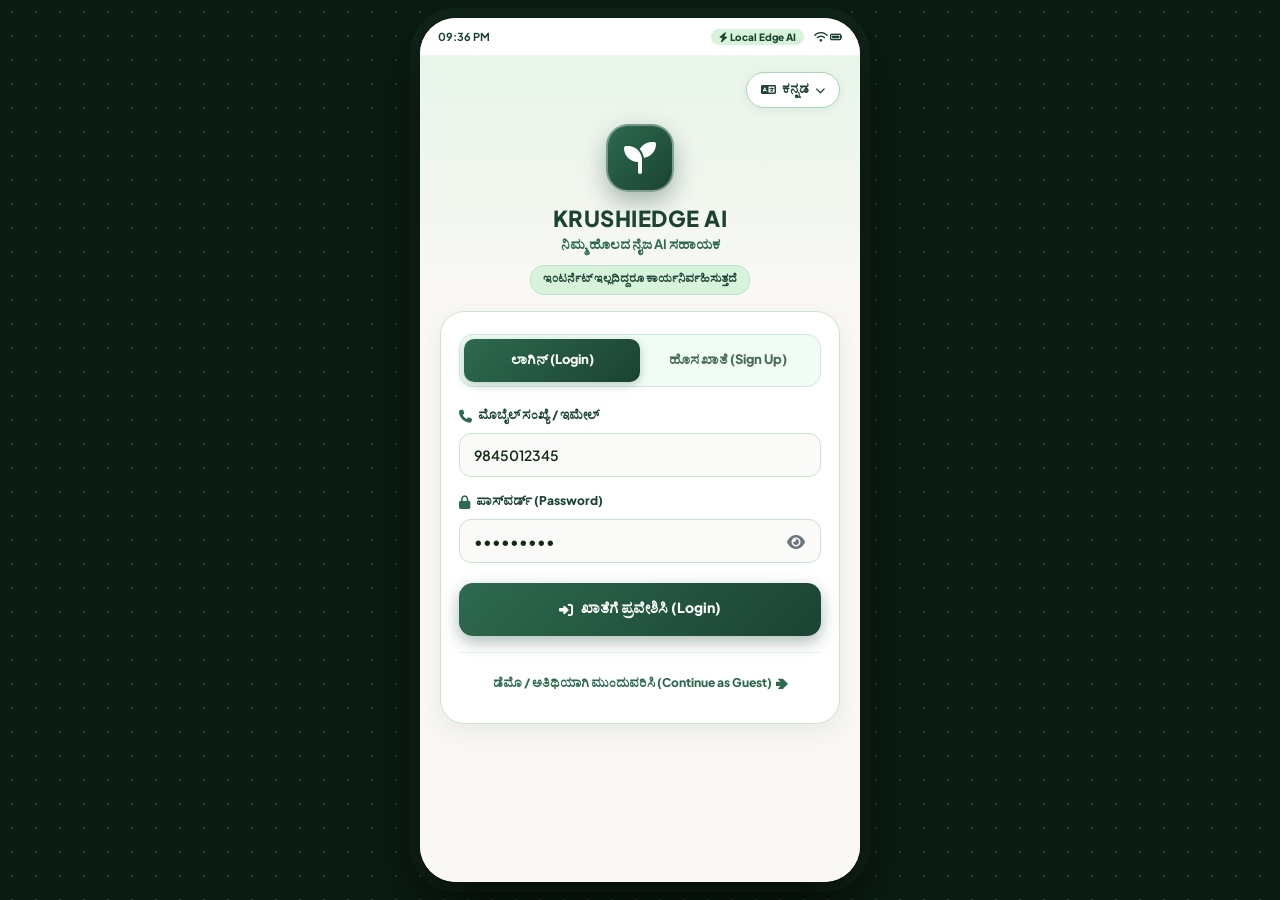
<file: index.html>
<!DOCTYPE html>
<html lang="kn">
<head>
  <meta charset="UTF-8">
  <meta name="viewport" content="width=device-width, initial-scale=1.0, maximum-scale=1.0, user-scalable=no">
  <meta name="theme-color" content="#1B4332">
  <meta name="mobile-web-app-capable" content="yes">
  <meta name="apple-mobile-web-app-status-bar-style" content="black-translucent">
  <title>KRUSHIEDGE AI — ನಿಮ್ಮ ಹೊಲದ AI ಸಹಾಯಕ</title>
  
  <link rel="preconnect" href="https://fonts.googleapis.com">
  <link rel="preconnect" href="https://fonts.gstatic.com" crossorigin>
  <link href="https://fonts.googleapis.com/css2?family=Plus+Jakarta+Sans:wght@400;500;600;700;800;900&family=Tiro+Kannada:ital@0;1&family=Noto+Sans+Devanagari:wght@400;600;700&display=swap" rel="stylesheet">
  <link rel="stylesheet" href="https://cdnjs.cloudflare.com/ajax/libs/font-awesome/6.5.1/css/all.min.css">
  <link rel="stylesheet" href="style.css?v=4.0">

  <style>
    :root {
      --krushi-primary: #2D6A4F;
      --krushi-primary-dark: #1B4332;
      --krushi-primary-light: #52B788;
      --krushi-primary-container: #D8F3DC;
      --krushi-bg: #F4FBF7;
      --krushi-surface: #FFFFFF;
      --krushi-surface-variant: #E8F5E9;
      --krushi-border: #C8E6C9;
      --text-main: #132A13;
      --text-muted: #4A6B53;
      --risk-urgent: #C62828;
    }

    * {
      box-sizing: border-box;
      margin: 0;
      padding: 0;
      -webkit-tap-highlight-color: transparent;
      font-family: 'Plus Jakarta Sans', 'Tiro Kannada', 'Noto Sans Devanagari', sans-serif;
    }

    body {
      background: #0B1D13;
      background-image: radial-gradient(#1B4332 1px, transparent 1px);
      background-size: 24px 24px;
      display: flex;
      justify-content: center;
      align-items: center;
      min-height: 100vh;
      color: var(--text-main);
      padding: 16px;
    }

    .app-viewport {
      width: 100%;
      max-width: 440px;
      height: 920px;
      max-height: 96vh;
      background: #FAF8F5;
      border-radius: 36px;
      box-shadow: 0 25px 60px rgba(0,0,0,0.7), 0 0 0 10px #11261B;
      overflow: hidden;
      position: relative;
      display: flex;
      flex-direction: column;
    }

    .device-frame {
      width: 100%;
      height: 100%;
      display: flex;
      flex-direction: column;
      position: relative;
      overflow: hidden;
    }

    /* Top Status Bar */
    .status-bar {
      height: 38px;
      background: #FFFFFF;
      display: flex;
      align-items: center;
      justify-content: space-between;
      padding: 0 18px;
      font-size: 11px;
      font-weight: 700;
      color: #1B4332;
      border-bottom: 1px solid rgba(0,0,0,0.05);
      flex-shrink: 0;
    }

    .offline-tag {
      background: #D8F3DC;
      color: #1B4332;
      padding: 2px 8px;
      border-radius: 12px;
      font-size: 10px;
      margin-right: 8px;
      font-weight: 800;
    }

    /* ══════════════════════════════════════════════════════════════ */
    /* ── AUTH FULLSCREEN VIEW ── */
    /* ══════════════════════════════════════════════════════════════ */
    .auth-fullscreen-view {
      flex: 1;
      display: flex;
      flex-direction: column;
      background: linear-gradient(180deg, #E8F5E9 0%, #FAF8F5 30%);
      padding: 16px 20px 24px 20px;
      overflow-y: auto;
    }

    .auth-header-top {
      display: flex;
      justify-content: flex-end;
      margin-bottom: 8px;
    }

    .btn-lang-auth {
      background: #FFFFFF;
      border: 1.5px solid #A7D7B5;
      padding: 6px 14px;
      border-radius: 20px;
      font-size: 12px;
      font-weight: 800;
      color: #1B4332;
      cursor: pointer;
      display: inline-flex;
      align-items: center;
      gap: 6px;
      box-shadow: 0 2px 8px rgba(27, 67, 50, 0.08);
      transition: all 0.2s ease;
    }

    .btn-lang-auth:hover {
      background: #D8F3DC;
      transform: translateY(-1px);
    }

    .auth-hero-banner {
      text-align: center;
      margin: 8px 0 16px 0;
    }

    .auth-brand-badge {
      width: 68px;
      height: 68px;
      background: linear-gradient(135deg, #2D6A4F 0%, #1B4332 100%);
      color: #FFFFFF;
      border-radius: 22px;
      display: flex;
      align-items: center;
      justify-content: center;
      font-size: 32px;
      margin: 0 auto 12px auto;
      box-shadow: 0 10px 25px rgba(27, 67, 50, 0.35);
      border: 2px solid rgba(255,255,255,0.4);
    }

    .auth-app-title {
      font-size: 22px;
      font-weight: 900;
      color: #1B4332;
      letter-spacing: 0.5px;
    }

    .auth-app-subtitle {
      font-size: 13px;
      font-weight: 700;
      color: #2D6A4F;
      margin-top: 2px;
    }

    .auth-tagline {
      display: inline-block;
      background: #D8F3DC;
      color: #1B4332;
      font-size: 11px;
      font-weight: 800;
      padding: 4px 12px;
      border-radius: 14px;
      margin-top: 8px;
      border: 1px solid #B7E4C7;
    }

    .auth-card-body {
      background: #FFFFFF;
      border: 1.5px solid #C8E6C9;
      border-radius: 24px;
      padding: 22px 18px;
      box-shadow: 0 8px 24px rgba(27, 67, 50, 0.08);
    }

    .auth-toggle-pill {
      display: flex;
      background: #F0FDF4;
      border: 1px solid #D1E7DD;
      border-radius: 14px;
      padding: 4px;
      margin-bottom: 18px;
    }

    .auth-pill-btn {
      flex: 1;
      padding: 10px 0;
      background: none;
      border: none;
      border-radius: 10px;
      font-size: 13px;
      font-weight: 800;
      color: #4A6B53;
      cursor: pointer;
      transition: all 0.25s ease;
    }

    .auth-pill-btn.active {
      background: linear-gradient(135deg, #2D6A4F, #1B4332);
      color: #FFFFFF;
      box-shadow: 0 3px 10px rgba(27, 67, 50, 0.25);
    }

    .auth-form-box {
      display: flex;
      flex-direction: column;
      gap: 14px;
    }

    .input-field-group {
      display: flex;
      flex-direction: column;
      gap: 6px;
    }

    .input-field-group label {
      font-size: 12px;
      font-weight: 800;
      color: #1B4332;
      display: flex;
      align-items: center;
      gap: 6px;
    }

    .input-field-group label i {
      color: #2D6A4F;
      font-size: 13px;
    }

    .input-field-group input, .input-field-group select {
      width: 100%;
      padding: 12px 14px;
      border: 1.5px solid #C8E6C9;
      border-radius: 12px;
      font-size: 14px;
      font-weight: 600;
      color: #132A13;
      outline: none;
      background: #FAFAF8;
      transition: all 0.2s ease;
    }

    .input-field-group input:focus, .input-field-group select:focus {
      border-color: #2D6A4F;
      background: #FFFFFF;
      box-shadow: 0 0 0 3px rgba(45, 106, 79, 0.18);
    }

    .password-input-wrap {
      position: relative;
      display: flex;
      align-items: center;
      width: 100%;
    }

    .btn-toggle-pwd {
      position: absolute;
      right: 12px;
      background: none;
      border: none;
      color: #6C757D;
      cursor: pointer;
      font-size: 16px;
      padding: 4px;
    }

    .btn-primary-auth {
      background: linear-gradient(135deg, #2D6A4F 0%, #1B4332 100%);
      color: #FFFFFF;
      border: none;
      padding: 14px;
      border-radius: 14px;
      font-size: 14px;
      font-weight: 800;
      cursor: pointer;
      margin-top: 6px;
      display: flex;
      align-items: center;
      justify-content: center;
      gap: 8px;
      box-shadow: 0 6px 16px rgba(27, 67, 50, 0.35);
      transition: all 0.2s ease;
    }

    .btn-primary-auth:hover {
      filter: brightness(1.1);
      transform: translateY(-1px);
    }

    .guest-action-wrap {
      text-align: center;
      margin-top: 16px;
      border-top: 1px solid #E8F5E9;
      padding-top: 14px;
    }

    .btn-guest-continue {
      background: none;
      border: none;
      color: #2D6A4F;
      font-size: 12px;
      font-weight: 800;
      cursor: pointer;
      padding: 6px;
      display: inline-flex;
      align-items: center;
      gap: 4px;
    }

    .btn-guest-continue:hover {
      color: #1B4332;
      text-decoration: underline;
    }
  </style>
</head>
<body>
  <div class="app-viewport">
    <div class="device-frame">
      <!-- Status Bar -->
      <div class="status-bar">
        <div class="status-left">
          <span class="status-time" id="liveClock">10:15</span>
        </div>
        <div class="status-right">
          <span class="offline-tag" id="statusPill"><i class="fa-solid fa-bolt"></i> Local Edge AI</span>
          <i class="fa-solid fa-wifi"></i>
          <i class="fa-solid fa-battery-full"></i>
        </div>
      </div>

      <!-- ══════════════════════════════════════════════════════════════ -->
      <!-- ── AUTH VIEW: FIRST SCREEN ON LAUNCH ── -->
      <!-- ══════════════════════════════════════════════════════════════ -->
      <div class="auth-fullscreen-view" id="authFullscreenView">
        <div class="auth-header-top">
          <button class="btn-lang-auth" id="btnLoginLangToggle">
            <i class="fa-solid fa-language"></i> <span id="authLangBadge">ಕನ್ನಡ</span> <i class="fa-solid fa-chevron-down" style="font-size:10px;"></i>
          </button>
        </div>

        <div class="auth-hero-banner">
          <div class="auth-brand-badge">
            <i class="fa-solid fa-seedling"></i>
          </div>
          <h2 class="auth-app-title">KRUSHIEDGE AI</h2>
          <p class="auth-app-subtitle" id="authSubTitle">ನಿಮ್ಮ ಹೊಲದ ನೈಜ AI ಸಹಾಯಕ</p>
          <span class="auth-tagline" id="authTagline">ಇಂಟರ್ನೆಟ್ ಇಲ್ಲದಿದ್ದರೂ ಕಾರ್ಯನಿರ್ವಹಿಸುತ್ತದೆ</span>
        </div>

        <div class="auth-card-body">
          <div class="auth-toggle-pill">
            <button class="auth-pill-btn active" id="btnPillLogin">ಲಾಗಿನ್ (Login)</button>
            <button class="auth-pill-btn" id="btnPillSignUp">ಹೊಸ ಖಾತೆ (Sign Up)</button>
          </div>

          <!-- LOGIN FORM -->
          <form class="auth-form-box" id="formLogin">
            <div class="input-field-group">
              <label id="lblAuthLoginUser"><i class="fa-solid fa-phone"></i> ಮೊಬೈಲ್ ಸಂಖ್ಯೆ / ಇಮೇಲ್</label>
              <input type="text" id="inputLoginIdentifier" placeholder="9845012345" required value="9845012345">
            </div>

            <div class="input-field-group">
              <label id="lblAuthLoginPass"><i class="fa-solid fa-lock"></i> ಪಾಸ್‌ವರ್ಡ್ (Password)</label>
              <div class="password-input-wrap">
                <input type="password" id="inputLoginPassword" placeholder="••••••••" required value="farmer123">
                <button type="button" class="btn-toggle-pwd" id="btnToggleLoginPwd"><i class="fa-solid fa-eye"></i></button>
              </div>
            </div>

            <button type="submit" class="btn-primary-auth" id="btnDoLogin">
              <i class="fa-solid fa-right-to-bracket"></i> <span id="btnDoLoginText">ಖಾತೆಗೆ ಪ್ರವೇಶಿಸಿ (Login)</span>
            </button>
          </form>

          <!-- SIGN UP FORM WITH REAL FARM SELECTION -->
          <form class="auth-form-box" id="formSignUp" style="display: none;">
            <div class="input-field-group">
              <label id="lblAuthSignName"><i class="fa-solid fa-user"></i> ನಿಮ್ಮ ಪೂರ್ಣ ಹೆಸರು (Full Name)</label>
              <input type="text" id="inputSignName" placeholder="ಉದಾ. ಶ್ರೀನಿವಾಸ್ ಗೌಡ" required value="ಶ್ರೀನಿವಾಸ್ ಗೌಡ">
            </div>

            <div class="input-field-group">
              <label id="lblAuthSignPhone"><i class="fa-solid fa-phone"></i> ಮೊಬೈಲ್ ಸಂಖ್ಯೆ (Phone)</label>
              <input type="tel" id="inputSignPhone" placeholder="ಉದಾ. 9845012345" required value="9845012345">
            </div>

            <div class="input-field-group">
              <label id="lblAuthSignCrop"><i class="fa-solid fa-seedling"></i> ನಿಮ್ಮ ಮುಖ್ಯ ಬೆಳೆ (Crop)</label>
              <select id="selectSignCrop">
                <option value="ragi" selected>ರಾಗಿ (Finger Millet / Ragi)</option>
                <option value="rice">ಭತ್ತ (Paddy / Rice)</option>
                <option value="sugarcane">ಕಬ್ಬು (Sugarcane)</option>
                <option value="tomato">ಟೊಮ್ಯಾಟೊ (Tomato)</option>
                <option value="cotton">ಹತ್ತಿ (Cotton)</option>
                <option value="groundnut">ಕಡಲೆಕಾಯಿ (Groundnut)</option>
                <option value="maize">ಮೆಕ್ಕೆಜೋಳ (Maize)</option>
                <option value="onion">ಈರುಳ್ಳಿ (Onion)</option>
              </select>
            </div>

            <div class="input-field-group">
              <label id="lblAuthSignArea"><i class="fa-solid fa-vector-square"></i> ಹೊಲದ ವಿಸ್ತೀರ್ಣ (Acres)</label>
              <input type="number" step="0.5" id="inputSignArea" placeholder="ಉದಾ. 2.5" value="2.5" required>
            </div>

            <div class="input-field-group">
              <label id="lblAuthSignVillage"><i class="fa-solid fa-location-dot"></i> ಹಳ್ಳಿ / ಜಿಲ್ಲೆ (Village)</label>
              <input type="text" id="inputSignVillage" placeholder="ಉದಾ. ಮಂಡ್ಯ (Mandya)" value="ಮಂಡ್ಯ (Mandya)" required>
            </div>

            <div class="input-field-group">
              <label id="lblAuthSignLang"><i class="fa-solid fa-language"></i> ನಿಮ್ಮ ಆದ್ಯತೆಯ ಭಾಷೆ (Language)</label>
              <select id="selectSignLanguage">
                <option value="kn" selected>ಕನ್ನಡ (Kannada)</option>
                <option value="hi">हिन्दी (Hindi)</option>
                <option value="en">English</option>
              </select>
            </div>

            <div class="input-field-group">
              <label id="lblAuthSignPass"><i class="fa-solid fa-lock"></i> ಪಾಸ್‌ವರ್ಡ್ ರಚಿಸಿ (Password)</label>
              <input type="password" id="inputSignPassword" placeholder="ಕನಿಷ್ಠ 6 ಅಕ್ಷರಗಳು" required value="farmer123">
            </div>

            <button type="submit" class="btn-primary-auth" id="btnDoSignUp">
              <i class="fa-solid fa-user-plus"></i> <span id="btnDoSignUpText">ಖಾತೆ ರಚಿಸಿ & ಪ್ರಾರಂಭಿಸಿ</span>
            </button>
          </form>

          <!-- Continue as Guest Demo Button -->
          <div class="guest-action-wrap">
            <button type="button" class="btn-guest-continue" id="btnContinueGuest">
              <span id="btnGuestText">ಡೆಮೊ / ಅತಿಥಿಯಾಗಿ ಮುಂದುವರಿಸಿ (Continue as Guest)</span> ➔
            </button>
          </div>
        </div>
      </div>

      <!-- ══════════════════════════════════════════════════════════════ -->
      <!-- ── MAIN APPLICATION VIEW (AFTER LOGIN) ── -->
      <!-- ══════════════════════════════════════════════════════════════ -->
      <div class="main-app-wrapper" id="mainAppWrapper" style="display: none;">
        <!-- App Header -->
        <header class="app-header">
          <div class="header-content">
            <div class="header-brand">
              <div class="brand-badge"><i class="fa-solid fa-leaf"></i></div>
              <div>
                <h1 class="brand-title">KRUSHIEDGE AI</h1>
                <p class="brand-subtitle" id="headerSubtitle">ನಿಮ್ಮ ಹೊಲದ AI ಸಹಾಯಕ (Mandya)</p>
              </div>
            </div>
            <div class="header-actions">
              <!-- Language Selector Button -->
              <button class="btn-lang" id="btnLangToggle" title="Change Language">
                <i class="fa-solid fa-language"></i> <span id="currentLangLabel">ಕನ್ನಡ</span>
              </button>
              <!-- User Profile Button -->
              <button class="btn-auth-header" id="btnAuthHeader" title="Farmer Account">
                <i class="fa-solid fa-user-circle"></i> <span id="userHeaderName">ಶ್ರೀನಿವಾಸ್</span>
              </button>
            </div>
          </div>
        </header>

        <!-- Main Content Container with Tabs -->
        <main class="main-content" id="mainContainer">
          <!-- ── TAB 1: HOME ── -->
          <section class="tab-pane active" id="tabHome">
            <!-- Audio Advisory Player -->
            <div class="audio-banner" id="audioPlayer">
              <button class="audio-play-btn" id="btnPlayAdvisory">
                <i class="fa-solid fa-play" id="audioIcon"></i>
              </button>
              <div class="audio-info">
                <div class="audio-title" id="audioTitle">ಇಂದಿನ ಬೆಳೆ ಸಲಹೆ ಆಲಿಸಿ (ಕನ್ನಡ)</div>
                <div class="audio-sub" id="audioSub">ಸ್ಪಷ್ಟ ಕನ್ನಡದಲ್ಲಿ ಕೇಳಲು ಒತ್ತಿ</div>
              </div>
              <div class="audio-wave" id="audioWave">
                <span></span><span></span><span></span><span></span>
              </div>
            </div>

            <!-- Hero Farm Status Card -->
            <div class="card farm-hero-card">
              <div class="card-header-row">
                <div>
                  <h3 class="farm-name" id="farmName">ಶ್ರೀನಿವಾಸ್ ಅವರ ಹೊಲ (My Farm)</h3>
                  <p class="crop-meta" id="farmCropMeta">ರಾಗಿ (Finger Millet) • 2.5 ಎಕರೆ • ಹೂವಾಡುವ ಹಂತ</p>
                </div>
                <button class="btn-edit-farm" id="btnEditFarm" title="Edit your farm data">
                  <i class="fa-solid fa-pen-to-square"></i> <span id="btnEditFarmText">ಬದಲಾಯಿಸಿ</span>
                </button>
              </div>

              <div class="alert-box-urgent">
                <div class="alert-icon"><i class="fa-solid fa-biohazard"></i></div>
                <div class="alert-content">
                  <strong id="alertTitle">ರೋಗ ತಪಾಸಣೆ ಮತ್ತು ಹವಾಮಾನ ಎಚ್ಚರಿಕೆ</strong>
                  <p id="alertBody">ತೇವಾಂಶ 68% ಇರುವುದರಿಂದ ಹೊಲವನ್ನು ಪರಿಶೀಲಿಸಿ. ಅಗತ್ಯವಿದ್ದಲ್ಲಿ ಜೈವಿಕ ಔಷಧ ಸಿಂಪಡಿಸಿ.</p>
                </div>
              </div>

              <div class="card-footer-row">
                <span class="badge-ai-mode"><i class="fa-solid fa-microchip"></i> Hybrid Edge + Cloud</span>
                <button class="link-btn" id="btnGoToZoning"><span id="btnZoningText">ವಲಯ ನಕ್ಷೆ ನೋಡಿ</span> ➔</button>
              </div>
            </div>

            <!-- Quick Action: Scan Leaf with AI -->
            <div class="card scan-action-card" id="btnQuickScan">
              <div class="scan-card-content">
                <div class="scan-icon-circle">
                  <i class="fa-solid fa-camera"></i>
                </div>
                <div>
                  <h3 id="scanCardTitle">ಬೆಳೆ ಡಾಕ್ಟರ್ AI ಕ್ಯಾಮೆರಾ</h3>
                  <p id="scanCardSub">ನೈಜ ಕ್ಯಾಮೆರಾದಿಂದ ಫೋಟೋ ತೆಗೆದು ರೋಗ ಪತ್ತೆ ಹಚ್ಚಿ</p>
                </div>
              </div>
              <i class="fa-solid fa-chevron-right scan-arrow"></i>
            </div>

            <!-- Weather & Microclimate -->
            <div class="section-heading">
              <h3 id="weatherHeading">ಇಂದಿನ ಹವಾಮಾನ ಮತ್ತು ಮಣ್ಣಿನ ಸ್ಥಿತಿ</h3>
              <button class="btn-refresh-weather" id="btnRefreshWeather" title="Refresh Live Weather">
                <i class="fa-solid fa-arrows-rotate"></i>
              </button>
            </div>
            <div class="stats-grid">
              <div class="stat-card">
                <div class="stat-icon"><i class="fa-solid fa-temperature-half"></i></div>
                <div class="stat-label" id="lblTemp">ತಾಪಮಾನ</div>
                <div class="stat-val" id="valTemp">29.5°C</div>
                <div class="stat-sub" id="subTemp">ಸಾಮಾನ್ಯ ಬಿಸಿಲು</div>
              </div>
              <div class="stat-card">
                <div class="stat-icon"><i class="fa-solid fa-droplet"></i></div>
                <div class="stat-label" id="lblHumidity">ತೇವಾಂಶ</div>
                <div class="stat-val" id="valHumidity">68%</div>
                <div class="stat-sub" id="subHumidity">ಸೂಕ್ತ ಮಟ್ಟ</div>
              </div>
              <div class="stat-card">
                <div class="stat-icon"><i class="fa-solid fa-cloud-rain"></i></div>
                <div class="stat-label" id="lblRain">ಮಳೆ ಸಂಭವ</div>
                <div class="stat-val" id="valRain">15%</div>
                <div class="stat-sub" id="subRain">ಮಳೆ ಇಲ್ಲ</div>
              </div>
            </div>

            <!-- Spraying Advisory Banner -->
            <div class="card spray-advisory-card" id="sprayCard">
              <div class="spray-header">
                <i class="fa-solid fa-spray-can-sparkles text-green"></i>
                <strong id="sprayCardTitle">ಕೀಟನಾಶಕ ಸಿಂಪರಣೆ ಮುನ್ಸೂಚನೆ</strong>
              </div>
              <p id="sprayCardBody">ಇಂದು ಸಿಂಪರಣೆಗೆ ಸೂಕ್ತ ವಾತಾವರಣವಿದೆ (ಗಾಳಿಯ ವೇಗ: 9 km/h, ಮಳೆ ಸಾಧ್ಯತೆ ಕಡಿಮೆ).</p>
            </div>

            <!-- Quick Module Grid -->
            <div class="section-heading">
              <h3 id="modulesHeading">ಸ್ಮಾರ್ಟ್ ಕೃಷಿ ಸೇವೆಗಳು</h3>
            </div>
            <div class="modules-grid">
              <div class="module-card" id="modIrrigation">
                <div class="module-icon water"><i class="fa-solid fa-faucet-drip"></i></div>
                <h4 id="modIrrigTitle">ನೀರಾವರಿ ಸಲಹೆ</h4>
                <p id="modIrrigSub">ನಾಳೆ 1.8 ಗಂಟೆ ಪಂಪ್</p>
              </div>
              <div class="module-card" id="modPest">
                <div class="module-icon pest"><i class="fa-solid fa-bug"></i></div>
                <h4 id="modPestTitle">ಕೀಟ ಮುನ್ಸೂಚನೆ</h4>
                <p id="modPestSub">ಕೀಟ ಹಾವಳಿ ಎಚ್ಚರಿಕೆ</p>
              </div>
              <div class="module-card" id="modMarket">
                <div class="module-icon market"><i class="fa-solid fa-store"></i></div>
                <h4 id="modMarketTitle">ಮಂಡಿ ಬೆಲೆ</h4>
                <p class="highlight-price" id="modMarketSub">₹3,720 / ಕ್ವಿಂ</p>
              </div>
            </div>

            <!-- Download App Banner -->
            <div class="apk-download-banner">
              <div class="apk-info">
                <i class="fa-brands fa-android apk-icon"></i>
                <div>
                  <strong id="apkBannerTitle">ಆಂಡ್ರಾಯ್ಡ್ ಆ್ಯಪ್ ಡೌನ್‌ಲೋಡ್ ಮಾಡಿ</strong>
                  <p id="apkBannerSub">ಇಂಟರ್ನೆಟ್ ಇಲ್ಲದಿದ್ದರೂ ಆಫ್‌ಲೈನ್ AI ಕೆಲಸ ಮಾಡುತ್ತದೆ</p>
                </div>
              </div>
              <a href="app-debug.apk" class="btn-download-apk" download>
                <i class="fa-solid fa-download"></i> APK
              </a>
            </div>
          </section>

          <!-- ── TAB 2: CROP DOCTOR (CAMERA & SCAN) ── -->
          <section class="tab-pane" id="tabScan">
            <div class="camera-container">
              <!-- Crop Chips -->
              <div class="crop-picker-bar">
                <button class="crop-chip active" data-crop="ragi">ರಾಗಿ (Ragi)</button>
                <button class="crop-chip" data-crop="groundnut">ಕಡಲೆಕಾಯಿ</button>
                <button class="crop-chip" data-crop="cotton">ಹತ್ತಿ (Cotton)</button>
                <button class="crop-chip" data-crop="tomato">ಟೊಮ್ಯಾಟೊ</button>
                <button class="crop-chip" data-crop="rice">ಭತ್ತ (Rice)</button>
                <button class="crop-chip" data-crop="sugarcane">ಕಬ್ಬು (Sugarcane)</button>
              </div>

              <!-- Viewfinder Area with Live Video Stream / File Upload -->
              <div class="viewfinder" id="viewfinderArea">
                <video id="cameraVideo" autoplay playsinline muted class="camera-feed-video"></video>
                <canvas id="captureCanvas" style="display:none;"></canvas>
                
                <div class="reticle-box" id="reticleBox">
                  <div class="reticle-corner top-left"></div>
                  <div class="reticle-corner top-right"></div>
                  <div class="reticle-corner bottom-left"></div>
                  <div class="reticle-corner bottom-right"></div>
                  
                  <div class="reticle-inner" id="viewfinderContent">
                    <i class="fa-solid fa-camera-retro fa-3x reticle-icon" id="cameraStartIcon"></i>
                    <p id="viewfinderHint">ಬಾಧಿತ ಎಲೆಯನ್ನು ಚೌಕಟ್ಟಿನಲ್ಲಿ ಹಿಡಿಯಿರಿ</p>
                    <div style="display:flex; flex-direction:column; gap:8px; width:100%; align-items:center;">
                      <button class="btn-start-camera" id="btnStartRealCamera">
                        <i class="fa-solid fa-video"></i> <span id="btnStartCamText">ಕ್ಯಾಮೆರಾ ಆನ್ ಮಾಡಿ</span>
                      </button>
                      <button class="btn-start-camera" id="btnDirectUpload" style="background:#1B4332; border:1px solid #52B788;">
                        <i class="fa-solid fa-upload"></i> <span id="btnUploadText">ಫೋಟೋ ಆಯ್ಕೆಮಾಡಿ (Upload Leaf)</span>
                      </button>
                    </div>
                  </div>
                  <img id="scannedLeafPreview" class="scanned-leaf-preview" style="display:none;" alt="Leaf preview">
                </div>

                <div class="offline-engine-badge">
                  <i class="fa-solid fa-shield-halved"></i> Strict Leaf & Lesion AI (Offline Active)
                </div>
              </div>

              <!-- Real File Input Hidden with Camera Fallback -->
              <input type="file" id="realFileInput" accept="image/*" style="display: none;">

              <!-- Shutter & Controls -->
              <div class="shutter-bar">
                <button class="btn-tool" id="btnUploadGallery" title="Upload from Gallery">
                  <i class="fa-solid fa-images"></i>
                </button>
                <button class="btn-shutter" id="btnShutter" title="Take Photo & Analyze">
                  <div class="shutter-inner">
                    <i class="fa-solid fa-camera"></i>
                  </div>
                </button>
                <button class="btn-tool" id="btnSwitchCamera" title="Switch Camera">
                  <i class="fa-solid fa-camera-rotate"></i>
                </button>
              </div>
              <p class="shutter-note" id="shutterNote">💡 ಬೆಳೆಯ ಎಲೆಯ ಹತ್ತಿರದ ಫೋಟೋವನ್ನು ತೆಗೆಯಿರಿ ಅಥವಾ ಗ್ಯಾಲರಿಯಿಂದ ಅಪ್‌ಲೋಡ್ ಮಾಡಿ!</p>
            </div>
          </section>

          <!-- ── TAB 3: SMART IRRIGATION ── -->
          <section class="tab-pane" id="tabIrrigation">
            <div class="card moisture-gauge-card">
              <div class="card-header-row">
                <h3 id="irrigMoistureTitle">ಮಣ್ಣಿನ ಪ್ರಸ್ತುತ ತೇವಾಂಶ (Soil Moisture)</h3>
                <span class="status-chip-warn" id="irrigStatusChip">ನೀರುಣಿಸುವ ಅಗತ್ಯವಿದೆ</span>
              </div>
              
              <div class="gauge-display">
                <div class="gauge-val" id="gaugeVal">38%</div>
                <div class="gauge-target">/ <span id="gaugeTarget">ಗುರಿ</span>: 65%</div>
              </div>
              
              <div class="progress-track">
                <div class="progress-fill" id="irrigProgressFill" style="width: 38%;"></div>
              </div>

              <p class="advisory-text" id="irrigAdvisoryText">
                ಕೆಂಪು ಮಣ್ಣಿನ ತೇವಾಂಶ 38% ಕ್ಕೆ ಇಳಿದಿದೆ. ನಾಳೆ ಮುಂಜಾನೆ 5HP ಪಂಪ್ ಅನ್ನು 1.8 ಗಂಟೆಗಳ ಕಾಲ ಚಲಾಯಿಸಿ. ಇದರಿಂದ 28.5% ನೀರು ಉಳಿತಾಯವಾಗುತ್ತದೆ.
              </p>
            </div>

            <div class="card pump-schedule-card">
              <div class="card-header-row">
                <div class="pump-title">
                  <i class="fa-solid fa-clock"></i>
                  <h4 id="pumpScheduleTitle">ಶಿಫಾರಸು ಮಾಡಿದ ಪಂಪ್ ಚಾಲನೆ ಸಮಯ</h4>
                </div>
                <span class="badge-local"><i class="fa-solid fa-bolt"></i> Local FAO-56</span>
              </div>

              <div class="pump-details-grid">
                <div>
                  <span class="meta-label" id="pumpMotorLabel">5 HP ಮೋಟಾರ್ ಅವಧಿ</span>
                  <div class="meta-val highlight" id="pumpRunDuration">1.8 ಗಂಟೆ (1h 48m)</div>
                </div>
                <div class="text-right">
                  <span class="meta-label" id="pumpOptimalLabel">ಉತ್ತಮ ಸಮಯ</span>
                  <div class="meta-val gold" id="pumpOptimalTime">ನಾಳೆ ಬೆಳಗ್ಗೆ 06:00 - 08:00</div>
                </div>
              </div>

              <div class="savings-callout">
                <i class="fa-solid fa-piggy-bank"></i>
                <span id="pumpSavingsNote">ಬೆಳಗಿನ ಸಮಯದಲ್ಲಿ ನೀರುಣಿಸುವುದರಿಂದ 28.5% ಆವಿಯಾಗುವಿಕೆ ನಷ್ಟ ತಡೆಯಬಹುದು.</span>
              </div>
            </div>

            <!-- Interactive Motor HP Calculator -->
            <div class="card motor-calc-card">
              <h4 id="calcMotorTitle">ನಿಮ್ಮ ಮೋಟಾರ್ ಸಾಮರ್ಥ್ಯ ಆಯ್ಕೆಮಾಡಿ (HP)</h4>
              <div class="hp-selector-row">
                <button class="btn-hp active" data-hp="3">3 HP</button>
                <button class="btn-hp" data-hp="5">5 HP</button>
                <button class="btn-hp" data-hp="7.5">7.5 HP</button>
                <button class="btn-hp" data-hp="10">10 HP</button>
              </div>
              <div class="calc-result" id="calcResultText">
                3 HP ಮೋಟಾರ್‌ಗೆ: <strong>3.0 ಗಂಟೆ</strong> ಚಾಲನೆ ಅಗತ್ಯ (ಒಟ್ಟು 36,000 ಲೀಟರ್).
              </div>
            </div>
          </section>

          <!-- ── TAB 4: PEST FORECAST ── -->
          <section class="tab-pane" id="tabPest">
            <div class="card pest-hero-card">
              <div class="card-header-row">
                <div>
                  <h3 class="pest-name" id="pestHeroName">ಕೀಟ ಬಾಧೆ ಮುನ್ಸೂಚನೆ</h3>
                  <p class="pest-sci" id="pestHeroSci">Spodoptera frugiperda</p>
                </div>
                <span class="risk-badge urgent" id="pestHeroRisk"><i class="fa-solid fa-triangle-exclamation"></i> ಮಧ್ಯಮ ರಿಸ್ಕ್</span>
              </div>

              <div class="chart-header">
                <span id="pestProjectionLabel">7 ದಿನಗಳ ಹಾವಳಿ ಸಂಭವನೀಯತೆ (7-Day Projection):</span>
              </div>

              <div class="chart-bars-row">
                <div class="bar-col">
                  <div class="bar-fill h-40"></div>
                  <span id="dayMon">ಸೋಮ</span>
                </div>
                <div class="bar-col">
                  <div class="bar-fill h-55"></div>
                  <span id="dayTue">ಮಂಗಳ</span>
                </div>
                <div class="bar-col">
                  <div class="bar-fill h-70 warn"></div>
                  <span id="dayWed">ಬುಧ</span>
                </div>
                <div class="bar-col">
                  <div class="bar-fill h-85 danger"></div>
                  <span id="dayThu">ಗುರು</span>
                </div>
                <div class="bar-col">
                  <div class="bar-fill h-90 danger"></div>
                  <span id="dayFri">ಶುಕ್ರ</span>
                </div>
                <div class="bar-col">
                  <div class="bar-fill h-60 warn"></div>
                  <span id="daySat">ಶನಿ</span>
                </div>
                <div class="bar-col">
                  <div class="bar-fill h-30"></div>
                  <span id="daySun">ಭಾನು</span>
                </div>
              </div>

              <div class="pest-action-box">
                <strong id="pestActionTitle">ತಕ್ಷಣದ ಕ್ರಮ (Immediate Action):</strong>
                <p id="pestActionBody">ಬೇವಿನ ಎಣ್ಣೆ (Azadirachtin 10,000 ppm) 2ml/L ನೀರಿನಲ್ಲಿ ಬೆರೆಸಿ ಮುಂಜಾನೆ ಸಿಂಪಡಿಸಿ.</p>
              </div>
            </div>
          </section>

          <!-- ── TAB 5: MANDI PRICES ── -->
          <section class="tab-pane" id="tabMarket">
            <div class="market-header-card">
              <div class="mandi-location">
                <i class="fa-solid fa-location-dot"></i>
                <div>
                  <h3 id="mandiLocTitle">ಮಂಡ್ಯ APMC ಮಾರುಕಟ್ಟೆ (Mandya APMC)</h3>
                  <p id="mandiLiveTag">ಇಂದಿನ ನೈಜ ಲೈವ್ ಬೆಲೆಗಳು</p>
                </div>
              </div>
              <div class="search-box">
                <i class="fa-solid fa-magnifying-glass"></i>
                <input type="text" id="mandiSearchInput" placeholder="ಬೆಳೆ ಹುಡುಕಿ (Search Crop)...">
              </div>
            </div>

            <div class="mandi-list" id="mandiList">
              <!-- Populated dynamically by app.js -->
            </div>
          </section>

          <!-- ── TAB 6: VOICE ASSISTANT ── -->
          <section class="tab-pane" id="tabVoice">
            <div class="voice-assistant-card">
              <div class="voice-header">
                <div class="voice-ai-avatar">
                  <i class="fa-solid fa-robot"></i>
                </div>
                <div>
                  <h3 id="voiceAssistantTitle">ಕೃಷಿ AI ಧ್ವನಿ ಸಹಾಯಕ</h3>
                  <p id="voiceAssistantSub">ನಿಮ್ಮ ಭಾಷೆಯಲ್ಲೇ ನೇರವಾಗಿ ಮಾತನಾಡಿ</p>
                </div>
              </div>

              <!-- Chat History Area -->
              <div class="chat-history" id="chatHistory">
                <div class="chat-bubble ai">
                  <p id="chatGreeting">ನಮಸ್ಕಾರ ಶ್ರೀನಿವಾಸ್ ಅವರೇ! ನಿಮ್ಮ ಹೊಲದ ರೋಗಗಳು, ನೀರಾವರಿ ಅಥವಾ ಮಂಡಿ ಬೆಲೆಗಳ ಬಗ್ಗೆ ಏನಾದರೂ ಕೇಳಿ.</p>
                </div>
              </div>

              <!-- Voice Controls -->
              <div class="voice-controls-bar">
                <button class="btn-mic-large" id="btnStartVoiceInput">
                  <i class="fa-solid fa-microphone" id="micIcon"></i>
                </button>
                <p class="mic-status-label" id="micStatusLabel">ಮಾತನಾಡಲು ಮೈಕ್ ಒತ್ತಿ (Tap to Speak)</p>
              </div>

              <!-- Quick Voice Topic Chips -->
              <div class="quick-prompts-row" id="voiceQuickChips">
                <button class="btn-prompt" data-query="ರಾಗಿ ಬೆಳೆಗೆ ಯಾವ ಗೊಬ್ಬರ ಹಾಕಬೇಕು?">🌾 ಗೊಬ್ಬರ ಸಲಹೆ</button>
                <button class="btn-prompt" data-query="ಬ್ಲಾಸ್ಟ್ ರೋಗಕ್ಕೆ ಏನು ಔಷಧ ಸಿಂಪಡಿಸಬೇಕು?">🐛 ರೋಗ & ಔಷಧ</button>
                <button class="btn-prompt" data-query="ನನ್ನ ಹೊಲಕ್ಕೆ ನೀರು ಯಾವಾಗ ಹಾಯಿಸಬೇಕು?">💧 ನೀರಾವರಿ</button>
                <button class="btn-prompt" data-query="ಇಂದಿನ ರಾಗಿ ಮತ್ತು ಭತ್ತದ ಮಂಡಿ ಬೆಲೆ ಎಷ್ಟು?">💰 ಮಂಡಿ ಬೆಲೆ</button>
                <button class="btn-prompt" data-query="ರೈತರಿಗೆ ಸಿಗುವ ಸರ್ಕಾರಿ ಯೋಜನೆಗಳು ಯಾವುವು?">📜 ಸರ್ಕಾರಿ ಯೋಜನೆ</button>
              </div>

              <!-- Voice & Text Input Controls -->
              <div class="voice-input-composite">
                <div class="voice-controls-bar">
                  <button class="btn-mic-large" id="btnStartVoiceInput" title="ಮಾತನಾಡಲು ಒತ್ತಿ">
                    <i class="fa-solid fa-microphone" id="micIcon"></i>
                  </button>
                  <p class="mic-status-label" id="micStatusLabel">ಮಾತನಾಡಲು ಮೈಕ್ ಒತ್ತಿ (Tap to Speak)</p>
                </div>

                <!-- Text Query Fallback / Typing Box -->
                <div class="voice-text-form" id="voiceTextForm">
                  <input type="text" id="voiceTextInput" placeholder="ಪ್ರಶ್ನೆ ಕೇಳಿ ಅಥವಾ ಟೈಪ್ ಮಾಡಿ (Ask question)..." autocomplete="off">
                  <button type="button" id="btnSendVoiceText" class="btn-send-voice">
                    <i class="fa-solid fa-paper-plane"></i>
                  </button>
                </div>
              </div>
            </div>
          </section>

          <!-- ── TAB 7: SETTINGS ── -->
          <section class="tab-pane" id="tabSettings">
            <div class="card settings-profile-card">
              <div class="profile-row">
                <div class="profile-avatar"><i class="fa-solid fa-user-check"></i></div>
                <div>
                  <h3 id="profileNameDisplay">ಶ್ರೀನಿವಾಸ್ (Srinivas)</h3>
                  <p id="profilePhoneDisplay">+91 98450 12345 • ಮಂಡ್ಯ, ಕರ್ನಾಟಕ</p>
                </div>
              </div>
              <button class="btn-logout" id="btnLogoutUser">
                <i class="fa-solid fa-right-from-bracket"></i> <span id="btnLogoutText">ಖಾತೆ ಬದಲಾಯಿಸಿ (Logout)</span>
              </button>
            </div>

            <div class="settings-group">
              <div class="settings-group-title" id="setLangGroupTitle">ಭಾಷಾ ಆಯ್ಕೆ (Language)</div>
              <div class="lang-selector-group">
                <button class="btn-lang-choice active" data-lang="kn">ಕನ್ನಡ (Kannada)</button>
                <button class="btn-lang-choice" data-lang="hi">हिन्दी (Hindi)</button>
                <button class="btn-lang-choice" data-lang="en">English</button>
              </div>
            </div>

            <div class="settings-group">
              <div class="settings-group-title" id="setAiGroupTitle">AI ಕಾರ್ಯಾಚರಣೆ ಮೋಡ್ (AI Mode)</div>
              <div class="ai-mode-selector">
                <label class="ai-mode-option">
                  <input type="radio" name="aiMode" value="gemini" checked id="radioAiGemini">
                  <div>
                    <strong id="optGeminiTitle">✨ Google Gemini 1.5 Flash AI (Live Cloud)</strong>
                    <p id="optGeminiSub">ನೈಜ-ಸಮಯದ ಕೃಷಿ AI ಮಾದರಿ (Google GenAI Engine)</p>
                  </div>
                </label>
                <label class="ai-mode-option">
                  <input type="radio" name="aiMode" value="hybrid" id="radioAiHybrid">
                  <div>
                    <strong id="optHybridTitle">ಹೈಬ್ರಿಡ್ ಮೋಡ್ (Hybrid Edge + Cloud)</strong>
                    <p id="optHybridSub">ಇಂಟರ್ನೆಟ್ ಇದ್ದಾಗ ಆನ್‌ಲೈನ್, ಇಲ್ಲದಿದ್ದಾಗ ಆಫ್‌ಲೈನ್ AI</p>
                  </div>
                </label>
                <label class="ai-mode-option">
                  <input type="radio" name="aiMode" value="local" id="radioAiLocal">
                  <div>
                    <strong id="optLocalTitle">ಆಫ್‌ಲೈನ್ ಮಾತ್ರ (Offline Edge AI Only)</strong>
                    <p id="optLocalSub">100% ಫೋನ್‌ನಲ್ಲಿಯೇ ಕಾರ್ಯನಿರ್ವಹಣೆ</p>
                  </div>
                </label>
              </div>
            </div>
          </section>
        </main>

        <!-- Bottom Navigation Bar -->
        <nav class="bottom-nav">
          <button class="nav-item active" data-tab="tabHome">
            <i class="fa-solid fa-house"></i>
            <span id="navHome">ಮುಖಪುಟ</span>
          </button>
          <button class="nav-item" data-tab="tabScan">
            <i class="fa-solid fa-camera"></i>
            <span id="navScan">ಸ್ಕ್ಯಾನ್</span>
          </button>
          <button class="nav-item" data-tab="tabIrrigation">
            <i class="fa-solid fa-faucet-drip"></i>
            <span id="navIrrigation">ನೀರಾವರಿ</span>
          </button>
          <button class="nav-item" data-tab="tabMarket">
            <i class="fa-solid fa-store"></i>
            <span id="navMarket">ಮಂಡಿ</span>
          </button>
          <button class="nav-item" data-tab="tabVoice">
            <i class="fa-solid fa-microphone"></i>
            <span id="navVoice">ಧ್ವನಿ AI</span>
          </button>
          <button class="nav-item" data-tab="tabSettings">
            <i class="fa-solid fa-gear"></i>
            <span id="navSettings">ಸೆಟ್ಟಿಂಗ್ಸ್</span>
          </button>
        </nav>
      </div>

      <!-- ── FARM EDIT MODAL ── -->
      <div class="modal-overlay" id="farmEditModal" style="display: none;">
        <div class="modal-card">
          <button class="btn-close-modal" id="btnCloseFarmEditModal">&times;</button>
          <h3 id="editFarmModalTitle" style="font-size:16px; font-weight:800; color:#1B4332; margin-bottom:14px;">
            <i class="fa-solid fa-tractor"></i> ಹೊಲದ ವಿವರ ಬದಲಾಯಿಸಿ (Edit Farm)
          </h3>
          <form id="formEditFarm" style="display:flex; flex-direction:column; gap:12px;">
            <div class="input-field-group">
              <label><i class="fa-solid fa-signature"></i> ರೈತರ ಹೆಸರು (Farmer Name)</label>
              <input type="text" id="editFarmerNameInput" required>
            </div>
            <div class="input-field-group">
              <label><i class="fa-solid fa-seedling"></i> ಮುಖ್ಯ ಬೆಳೆ (Crop)</label>
              <select id="editCropSelect">
                <option value="ragi">ರಾಗಿ (Finger Millet)</option>
                <option value="rice">ಭತ್ತ (Paddy / Rice)</option>
                <option value="sugarcane">ಕಬ್ಬು (Sugarcane)</option>
                <option value="tomato">ಟೊಮ್ಯಾಟೊ (Tomato)</option>
                <option value="cotton">ಹತ್ತಿ (Cotton)</option>
                <option value="groundnut">ಕಡಲೆಕಾಯಿ (Groundnut)</option>
                <option value="maize">ಮೆಕ್ಕೆಜೋಳ (Maize)</option>
                <option value="onion">ಈರುಳ್ಳಿ (Onion)</option>
              </select>
            </div>
            <div class="input-field-group">
              <label><i class="fa-solid fa-vector-square"></i> ವಿಸ್ತೀರ್ಣ (Acres)</label>
              <input type="number" step="0.5" id="editAreaInput" required>
            </div>
            <div class="input-field-group">
              <label><i class="fa-solid fa-stairs"></i> ಬೆಳೆಯ ಹಂತ (Crop Stage)</label>
              <select id="editStageSelect">
                <option value="sowing">ಬಿತ್ತನೆ (Sowing)</option>
                <option value="vegetative">ಸಸ್ಯ ಬೆಳವಣಿಗೆ (Vegetative)</option>
                <option value="flowering" selected>ಹೂವಾಡುವ ಹಂತ (Flowering)</option>
                <option value="grain">ಕಾಳು ತುಂಬುವ ಹಂತ (Grain Filling)</option>
                <option value="harvest">ಕೊಯ್ಲು (Harvest)</option>
              </select>
            </div>
            <button type="submit" class="btn-primary-auth">
              <i class="fa-solid fa-check"></i> ಉಳಿಸಿ (Save Farm)
            </button>
          </form>
        </div>
      </div>

      <!-- ── LANGUAGE SELECTOR MODAL ── -->
      <div class="modal-overlay" id="langModal" style="display: none;">
        <div class="modal-card lang-modal-card">
          <button class="btn-close-modal" id="btnCloseLangModal">&times;</button>
          <h3 id="modalLangTitle" style="font-size:15px; font-weight:800; color:#1B4332; margin-bottom:12px;">ಭಾಷೆ ಆಯ್ಕೆಮಾಡಿ (Select Language)</h3>
          <div class="lang-modal-grid">
            <button class="lang-option-card" data-lang="kn">
              <span class="lang-icon-badge">ಕ</span>
              <strong>ಕನ್ನಡ</strong>
              <p>Kannada</p>
            </button>
            <button class="lang-option-card" data-lang="hi">
              <span class="lang-icon-badge">हि</span>
              <strong>हिन्दी</strong>
              <p>Hindi</p>
            </button>
            <button class="lang-option-card" data-lang="en">
              <span class="lang-icon-badge">EN</span>
              <strong>English</strong>
              <p>English</p>
            </button>
          </div>
        </div>
      </div>

      <!-- ── DIAGNOSIS RESULT DIALOG (REAL ANALYSIS OUTPUT) ── -->
      <div class="modal-overlay" id="resultModal" style="display: none;">
        <div class="modal-card result-modal-card">
          <button class="btn-close-modal" id="btnCloseResultModal">&times;</button>
          <div class="result-header">
            <div class="result-icon-badge" id="diagIconBadge">
              <i class="fa-solid fa-microscope"></i>
            </div>
            <div>
              <h3 id="diagDiseaseName">ರಾಗಿ ಬ್ಲಾಸ್ಟ್ ರೋಗ (Ragi Blast)</h3>
              <p class="confidence-badge" id="diagConfidence">94% ನಿಖರತೆ (Edge AI)</p>
            </div>
          </div>

          <div class="result-tabs-row" id="diagTabsRow">
            <button class="res-tab-btn active" data-tab="organic" id="tabBtnOrganic">ಸಾವಯವ ಪರಿಹಾರ</button>
            <button class="res-tab-btn" data-tab="chemical" id="tabBtnChemical">ರಾಸಾಯನಿಕ ಪರಿಹಾರ</button>
          </div>

          <div class="result-tab-content active" id="tabContentOrganic">
            <p id="organicTreatmentText">ಪ್ರತಿ ಲೀಟರ್ ನೀರಿಗೆ 2ml ಸೂಡೋಮೊನಾಸ್ ಫ್ಲೋರೆಸೆನ್ಸ್ (Pseudomonas fluorescens) ಮಿಶ್ರಣ ಮಾಡಿ ಸಂಜೆ ವೇಳೆಯಲ್ಲಿ ಸಿಂಪಡಿಸಿ.</p>
          </div>
          <div class="result-tab-content" id="tabContentChemical">
            <p id="chemicalTreatmentText">ಟ್ರೈಸೈಕ್ಲಾಜೋಲ್ 75% WP (Tricyclazole) - 0.6 ಗ್ರಾಂ ಪ್ರತಿ ಲೀಟರ್ ನೀರಿಗೆ ಬೆರೆಸಿ ಸಿಂಪಡಿಸಿ.</p>
          </div>

          <div class="result-actions">
            <button class="btn-speak-result" id="btnSpeakResult">
              <i class="fa-solid fa-volume-high"></i> <span id="btnSpeakResultText">ಪರಿಹಾರವನ್ನು ಆಲಿಸಿ (ಕನ್ನಡ)</span>
            </button>
          </div>
        </div>
      </div>

    </div>
  </div>

  <script src="app.js?v=10.0"></script>
</body>
</html>
</file>
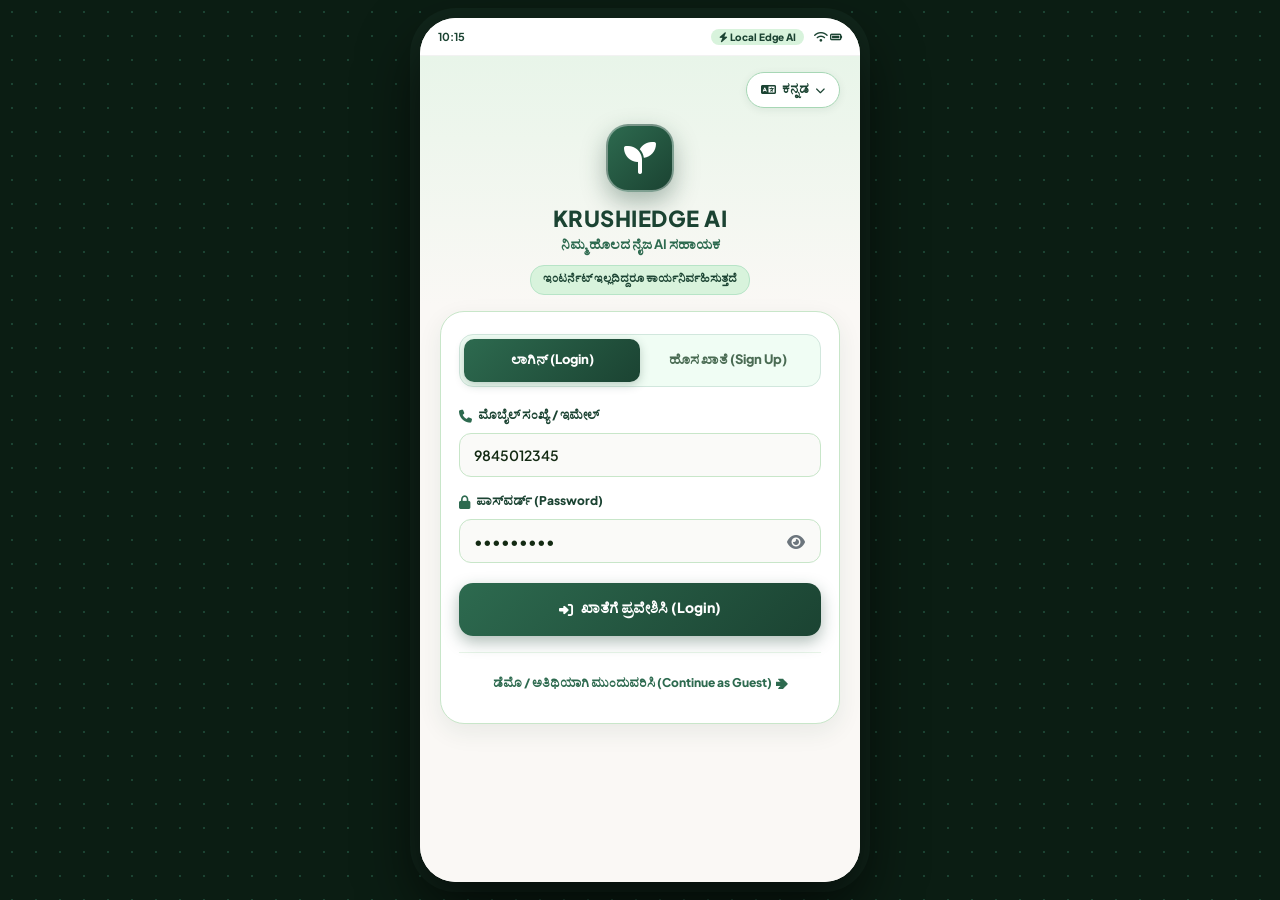
<file: docs/index.html>
<!DOCTYPE html>
<html lang="kn">
<head>
  <meta charset="UTF-8">
  <meta name="viewport" content="width=device-width, initial-scale=1.0, maximum-scale=1.0, user-scalable=no">
  <meta name="theme-color" content="#1B4332">
  <meta name="mobile-web-app-capable" content="yes">
  <meta name="apple-mobile-web-app-status-bar-style" content="black-translucent">
  <title>KRUSHIEDGE AI — ನಿಮ್ಮ ಹೊಲದ AI ಸಹಾಯಕ</title>
  
  <link rel="preconnect" href="https://fonts.googleapis.com">
  <link rel="preconnect" href="https://fonts.gstatic.com" crossorigin>
  <link href="https://fonts.googleapis.com/css2?family=Plus+Jakarta+Sans:wght@400;500;600;700;800;900&family=Tiro+Kannada:ital@0;1&family=Noto+Sans+Devanagari:wght@400;600;700&display=swap" rel="stylesheet">
  <link rel="stylesheet" href="https://cdnjs.cloudflare.com/ajax/libs/font-awesome/6.5.1/css/all.min.css">
  <link rel="stylesheet" href="style.css?v=4.0">

  <style>
    :root {
      --krushi-primary: #2D6A4F;
      --krushi-primary-dark: #1B4332;
      --krushi-primary-light: #52B788;
      --krushi-primary-container: #D8F3DC;
      --krushi-bg: #F4FBF7;
      --krushi-surface: #FFFFFF;
      --krushi-surface-variant: #E8F5E9;
      --krushi-border: #C8E6C9;
      --text-main: #132A13;
      --text-muted: #4A6B53;
      --risk-urgent: #C62828;
    }

    * {
      box-sizing: border-box;
      margin: 0;
      padding: 0;
      -webkit-tap-highlight-color: transparent;
      font-family: 'Plus Jakarta Sans', 'Tiro Kannada', 'Noto Sans Devanagari', sans-serif;
    }

    body {
      background: #0B1D13;
      background-image: radial-gradient(#1B4332 1px, transparent 1px);
      background-size: 24px 24px;
      display: flex;
      justify-content: center;
      align-items: center;
      min-height: 100vh;
      color: var(--text-main);
      padding: 16px;
    }

    .app-viewport {
      width: 100%;
      max-width: 440px;
      height: 920px;
      max-height: 96vh;
      background: #FAF8F5;
      border-radius: 36px;
      box-shadow: 0 25px 60px rgba(0,0,0,0.7), 0 0 0 10px #11261B;
      overflow: hidden;
      position: relative;
      display: flex;
      flex-direction: column;
    }

    .device-frame {
      width: 100%;
      height: 100%;
      display: flex;
      flex-direction: column;
      position: relative;
      overflow: hidden;
    }

    /* Top Status Bar */
    .status-bar {
      height: 38px;
      background: #FFFFFF;
      display: flex;
      align-items: center;
      justify-content: space-between;
      padding: 0 18px;
      font-size: 11px;
      font-weight: 700;
      color: #1B4332;
      border-bottom: 1px solid rgba(0,0,0,0.05);
      flex-shrink: 0;
    }

    .offline-tag {
      background: #D8F3DC;
      color: #1B4332;
      padding: 2px 8px;
      border-radius: 12px;
      font-size: 10px;
      margin-right: 8px;
      font-weight: 800;
    }

    /* ══════════════════════════════════════════════════════════════ */
    /* ── AUTH FULLSCREEN VIEW ── */
    /* ══════════════════════════════════════════════════════════════ */
    .auth-fullscreen-view {
      flex: 1;
      display: flex;
      flex-direction: column;
      background: linear-gradient(180deg, #E8F5E9 0%, #FAF8F5 30%);
      padding: 16px 20px 24px 20px;
      overflow-y: auto;
    }

    .auth-header-top {
      display: flex;
      justify-content: flex-end;
      margin-bottom: 8px;
    }

    .btn-lang-auth {
      background: #FFFFFF;
      border: 1.5px solid #A7D7B5;
      padding: 6px 14px;
      border-radius: 20px;
      font-size: 12px;
      font-weight: 800;
      color: #1B4332;
      cursor: pointer;
      display: inline-flex;
      align-items: center;
      gap: 6px;
      box-shadow: 0 2px 8px rgba(27, 67, 50, 0.08);
      transition: all 0.2s ease;
    }

    .btn-lang-auth:hover {
      background: #D8F3DC;
      transform: translateY(-1px);
    }

    .auth-hero-banner {
      text-align: center;
      margin: 8px 0 16px 0;
    }

    .auth-brand-badge {
      width: 68px;
      height: 68px;
      background: linear-gradient(135deg, #2D6A4F 0%, #1B4332 100%);
      color: #FFFFFF;
      border-radius: 22px;
      display: flex;
      align-items: center;
      justify-content: center;
      font-size: 32px;
      margin: 0 auto 12px auto;
      box-shadow: 0 10px 25px rgba(27, 67, 50, 0.35);
      border: 2px solid rgba(255,255,255,0.4);
    }

    .auth-app-title {
      font-size: 22px;
      font-weight: 900;
      color: #1B4332;
      letter-spacing: 0.5px;
    }

    .auth-app-subtitle {
      font-size: 13px;
      font-weight: 700;
      color: #2D6A4F;
      margin-top: 2px;
    }

    .auth-tagline {
      display: inline-block;
      background: #D8F3DC;
      color: #1B4332;
      font-size: 11px;
      font-weight: 800;
      padding: 4px 12px;
      border-radius: 14px;
      margin-top: 8px;
      border: 1px solid #B7E4C7;
    }

    .auth-card-body {
      background: #FFFFFF;
      border: 1.5px solid #C8E6C9;
      border-radius: 24px;
      padding: 22px 18px;
      box-shadow: 0 8px 24px rgba(27, 67, 50, 0.08);
    }

    .auth-toggle-pill {
      display: flex;
      background: #F0FDF4;
      border: 1px solid #D1E7DD;
      border-radius: 14px;
      padding: 4px;
      margin-bottom: 18px;
    }

    .auth-pill-btn {
      flex: 1;
      padding: 10px 0;
      background: none;
      border: none;
      border-radius: 10px;
      font-size: 13px;
      font-weight: 800;
      color: #4A6B53;
      cursor: pointer;
      transition: all 0.25s ease;
    }

    .auth-pill-btn.active {
      background: linear-gradient(135deg, #2D6A4F, #1B4332);
      color: #FFFFFF;
      box-shadow: 0 3px 10px rgba(27, 67, 50, 0.25);
    }

    .auth-form-box {
      display: flex;
      flex-direction: column;
      gap: 14px;
    }

    .input-field-group {
      display: flex;
      flex-direction: column;
      gap: 6px;
    }

    .input-field-group label {
      font-size: 12px;
      font-weight: 800;
      color: #1B4332;
      display: flex;
      align-items: center;
      gap: 6px;
    }

    .input-field-group label i {
      color: #2D6A4F;
      font-size: 13px;
    }

    .input-field-group input, .input-field-group select {
      width: 100%;
      padding: 12px 14px;
      border: 1.5px solid #C8E6C9;
      border-radius: 12px;
      font-size: 14px;
      font-weight: 600;
      color: #132A13;
      outline: none;
      background: #FAFAF8;
      transition: all 0.2s ease;
    }

    .input-field-group input:focus, .input-field-group select:focus {
      border-color: #2D6A4F;
      background: #FFFFFF;
      box-shadow: 0 0 0 3px rgba(45, 106, 79, 0.18);
    }

    .password-input-wrap {
      position: relative;
      display: flex;
      align-items: center;
      width: 100%;
    }

    .btn-toggle-pwd {
      position: absolute;
      right: 12px;
      background: none;
      border: none;
      color: #6C757D;
      cursor: pointer;
      font-size: 16px;
      padding: 4px;
    }

    .btn-primary-auth {
      background: linear-gradient(135deg, #2D6A4F 0%, #1B4332 100%);
      color: #FFFFFF;
      border: none;
      padding: 14px;
      border-radius: 14px;
      font-size: 14px;
      font-weight: 800;
      cursor: pointer;
      margin-top: 6px;
      display: flex;
      align-items: center;
      justify-content: center;
      gap: 8px;
      box-shadow: 0 6px 16px rgba(27, 67, 50, 0.35);
      transition: all 0.2s ease;
    }

    .btn-primary-auth:hover {
      filter: brightness(1.1);
      transform: translateY(-1px);
    }

    .guest-action-wrap {
      text-align: center;
      margin-top: 16px;
      border-top: 1px solid #E8F5E9;
      padding-top: 14px;
    }

    .btn-guest-continue {
      background: none;
      border: none;
      color: #2D6A4F;
      font-size: 12px;
      font-weight: 800;
      cursor: pointer;
      padding: 6px;
      display: inline-flex;
      align-items: center;
      gap: 4px;
    }

    .btn-guest-continue:hover {
      color: #1B4332;
      text-decoration: underline;
    }
  </style>
</head>
<body>
  <div class="app-viewport">
    <div class="device-frame">
      <!-- Status Bar -->
      <div class="status-bar">
        <div class="status-left">
          <span class="status-time" id="liveClock">10:15</span>
        </div>
        <div class="status-right">
          <span class="offline-tag" id="statusPill"><i class="fa-solid fa-bolt"></i> Local Edge AI</span>
          <i class="fa-solid fa-wifi"></i>
          <i class="fa-solid fa-battery-full"></i>
        </div>
      </div>

      <!-- ══════════════════════════════════════════════════════════════ -->
      <!-- ── AUTH VIEW: FIRST SCREEN ON LAUNCH ── -->
      <!-- ══════════════════════════════════════════════════════════════ -->
      <div class="auth-fullscreen-view" id="authFullscreenView">
        <div class="auth-header-top">
          <button class="btn-lang-auth" id="btnLoginLangToggle">
            <i class="fa-solid fa-language"></i> <span id="authLangBadge">ಕನ್ನಡ</span> <i class="fa-solid fa-chevron-down" style="font-size:10px;"></i>
          </button>
        </div>

        <div class="auth-hero-banner">
          <div class="auth-brand-badge">
            <i class="fa-solid fa-seedling"></i>
          </div>
          <h2 class="auth-app-title">KRUSHIEDGE AI</h2>
          <p class="auth-app-subtitle" id="authSubTitle">ನಿಮ್ಮ ಹೊಲದ ನೈಜ AI ಸಹಾಯಕ</p>
          <span class="auth-tagline" id="authTagline">ಇಂಟರ್ನೆಟ್ ಇಲ್ಲದಿದ್ದರೂ ಕಾರ್ಯನಿರ್ವಹಿಸುತ್ತದೆ</span>
        </div>

        <div class="auth-card-body">
          <div class="auth-toggle-pill">
            <button class="auth-pill-btn active" id="btnPillLogin">ಲಾಗಿನ್ (Login)</button>
            <button class="auth-pill-btn" id="btnPillSignUp">ಹೊಸ ಖಾತೆ (Sign Up)</button>
          </div>

          <!-- LOGIN FORM -->
          <form class="auth-form-box" id="formLogin">
            <div class="input-field-group">
              <label id="lblAuthLoginUser"><i class="fa-solid fa-phone"></i> ಮೊಬೈಲ್ ಸಂಖ್ಯೆ / ಇಮೇಲ್</label>
              <input type="text" id="inputLoginIdentifier" placeholder="9845012345" required value="9845012345">
            </div>

            <div class="input-field-group">
              <label id="lblAuthLoginPass"><i class="fa-solid fa-lock"></i> ಪಾಸ್‌ವರ್ಡ್ (Password)</label>
              <div class="password-input-wrap">
                <input type="password" id="inputLoginPassword" placeholder="••••••••" required value="farmer123">
                <button type="button" class="btn-toggle-pwd" id="btnToggleLoginPwd"><i class="fa-solid fa-eye"></i></button>
              </div>
            </div>

            <button type="submit" class="btn-primary-auth" id="btnDoLogin">
              <i class="fa-solid fa-right-to-bracket"></i> <span id="btnDoLoginText">ಖಾತೆಗೆ ಪ್ರವೇಶಿಸಿ (Login)</span>
            </button>
          </form>

          <!-- SIGN UP FORM WITH REAL FARM SELECTION -->
          <form class="auth-form-box" id="formSignUp" style="display: none;">
            <div class="input-field-group">
              <label id="lblAuthSignName"><i class="fa-solid fa-user"></i> ನಿಮ್ಮ ಪೂರ್ಣ ಹೆಸರು (Full Name)</label>
              <input type="text" id="inputSignName" placeholder="ಉದಾ. ಶ್ರೀನಿವಾಸ್ ಗೌಡ" required value="ಶ್ರೀನಿವಾಸ್ ಗೌಡ">
            </div>

            <div class="input-field-group">
              <label id="lblAuthSignPhone"><i class="fa-solid fa-phone"></i> ಮೊಬೈಲ್ ಸಂಖ್ಯೆ (Phone)</label>
              <input type="tel" id="inputSignPhone" placeholder="ಉದಾ. 9845012345" required value="9845012345">
            </div>

            <div class="input-field-group">
              <label id="lblAuthSignCrop"><i class="fa-solid fa-seedling"></i> ನಿಮ್ಮ ಮುಖ್ಯ ಬೆಳೆ (Crop)</label>
              <select id="selectSignCrop">
                <option value="ragi" selected>ರಾಗಿ (Finger Millet / Ragi)</option>
                <option value="rice">ಭತ್ತ (Paddy / Rice)</option>
                <option value="sugarcane">ಕಬ್ಬು (Sugarcane)</option>
                <option value="tomato">ಟೊಮ್ಯಾಟೊ (Tomato)</option>
                <option value="cotton">ಹತ್ತಿ (Cotton)</option>
                <option value="groundnut">ಕಡಲೆಕಾಯಿ (Groundnut)</option>
                <option value="maize">ಮೆಕ್ಕೆಜೋಳ (Maize)</option>
                <option value="onion">ಈರುಳ್ಳಿ (Onion)</option>
              </select>
            </div>

            <div class="input-field-group">
              <label id="lblAuthSignArea"><i class="fa-solid fa-vector-square"></i> ಹೊಲದ ವಿಸ್ತೀರ್ಣ (Acres)</label>
              <input type="number" step="0.5" id="inputSignArea" placeholder="ಉದಾ. 2.5" value="2.5" required>
            </div>

            <div class="input-field-group">
              <label id="lblAuthSignVillage"><i class="fa-solid fa-location-dot"></i> ಹಳ್ಳಿ / ಜಿಲ್ಲೆ (Village)</label>
              <input type="text" id="inputSignVillage" placeholder="ಉದಾ. ಮಂಡ್ಯ (Mandya)" value="ಮಂಡ್ಯ (Mandya)" required>
            </div>

            <div class="input-field-group">
              <label id="lblAuthSignLang"><i class="fa-solid fa-language"></i> ನಿಮ್ಮ ಆದ್ಯತೆಯ ಭಾಷೆ (Language)</label>
              <select id="selectSignLanguage">
                <option value="kn" selected>ಕನ್ನಡ (Kannada)</option>
                <option value="hi">हिन्दी (Hindi)</option>
                <option value="en">English</option>
              </select>
            </div>

            <div class="input-field-group">
              <label id="lblAuthSignPass"><i class="fa-solid fa-lock"></i> ಪಾಸ್‌ವರ್ಡ್ ರಚಿಸಿ (Password)</label>
              <input type="password" id="inputSignPassword" placeholder="ಕನಿಷ್ಠ 6 ಅಕ್ಷರಗಳು" required value="farmer123">
            </div>

            <button type="submit" class="btn-primary-auth" id="btnDoSignUp">
              <i class="fa-solid fa-user-plus"></i> <span id="btnDoSignUpText">ಖಾತೆ ರಚಿಸಿ & ಪ್ರಾರಂಭಿಸಿ</span>
            </button>
          </form>

          <!-- Continue as Guest Demo Button -->
          <div class="guest-action-wrap">
            <button type="button" class="btn-guest-continue" id="btnContinueGuest">
              <span id="btnGuestText">ಡೆಮೊ / ಅತಿಥಿಯಾಗಿ ಮುಂದುವರಿಸಿ (Continue as Guest)</span> ➔
            </button>
          </div>
        </div>
      </div>

      <!-- ══════════════════════════════════════════════════════════════ -->
      <!-- ── MAIN APPLICATION VIEW (AFTER LOGIN) ── -->
      <!-- ══════════════════════════════════════════════════════════════ -->
      <div class="main-app-wrapper" id="mainAppWrapper" style="display: none;">
        <!-- App Header -->
        <header class="app-header">
          <div class="header-content">
            <div class="header-brand">
              <div class="brand-badge"><i class="fa-solid fa-leaf"></i></div>
              <div>
                <h1 class="brand-title">KRUSHIEDGE AI</h1>
                <p class="brand-subtitle" id="headerSubtitle">ನಿಮ್ಮ ಹೊಲದ AI ಸಹಾಯಕ (Mandya)</p>
              </div>
            </div>
            <div class="header-actions">
              <!-- Language Selector Button -->
              <button class="btn-lang" id="btnLangToggle" title="Change Language">
                <i class="fa-solid fa-language"></i> <span id="currentLangLabel">ಕನ್ನಡ</span>
              </button>
              <!-- User Profile Button -->
              <button class="btn-auth-header" id="btnAuthHeader" title="Farmer Account">
                <i class="fa-solid fa-user-circle"></i> <span id="userHeaderName">ಶ್ರೀನಿವಾಸ್</span>
              </button>
            </div>
          </div>
        </header>

        <!-- Main Content Container with Tabs -->
        <main class="main-content" id="mainContainer">
          <!-- ── TAB 1: HOME ── -->
          <section class="tab-pane active" id="tabHome">
            <!-- Audio Advisory Player -->
            <div class="audio-banner" id="audioPlayer">
              <button class="audio-play-btn" id="btnPlayAdvisory">
                <i class="fa-solid fa-play" id="audioIcon"></i>
              </button>
              <div class="audio-info">
                <div class="audio-title" id="audioTitle">ಇಂದಿನ ಬೆಳೆ ಸಲಹೆ ಆಲಿಸಿ (ಕನ್ನಡ)</div>
                <div class="audio-sub" id="audioSub">ಸ್ಪಷ್ಟ ಕನ್ನಡದಲ್ಲಿ ಕೇಳಲು ಒತ್ತಿ</div>
              </div>
              <div class="audio-wave" id="audioWave">
                <span></span><span></span><span></span><span></span>
              </div>
            </div>

            <!-- Hero Farm Status Card -->
            <div class="card farm-hero-card">
              <div class="card-header-row">
                <div>
                  <h3 class="farm-name" id="farmName">ಶ್ರೀನಿವಾಸ್ ಅವರ ಹೊಲ (My Farm)</h3>
                  <p class="crop-meta" id="farmCropMeta">ರಾಗಿ (Finger Millet) • 2.5 ಎಕರೆ • ಹೂವಾಡುವ ಹಂತ</p>
                </div>
                <button class="btn-edit-farm" id="btnEditFarm" title="Edit your farm data">
                  <i class="fa-solid fa-pen-to-square"></i> <span id="btnEditFarmText">ಬದಲಾಯಿಸಿ</span>
                </button>
              </div>

              <div class="alert-box-urgent">
                <div class="alert-icon"><i class="fa-solid fa-biohazard"></i></div>
                <div class="alert-content">
                  <strong id="alertTitle">ರೋಗ ತಪಾಸಣೆ ಮತ್ತು ಹವಾಮಾನ ಎಚ್ಚರಿಕೆ</strong>
                  <p id="alertBody">ತೇವಾಂಶ 68% ಇರುವುದರಿಂದ ಹೊಲವನ್ನು ಪರಿಶೀಲಿಸಿ. ಅಗತ್ಯವಿದ್ದಲ್ಲಿ ಜೈವಿಕ ಔಷಧ ಸಿಂಪಡಿಸಿ.</p>
                </div>
              </div>

              <div class="card-footer-row">
                <span class="badge-ai-mode"><i class="fa-solid fa-microchip"></i> Hybrid Edge + Cloud</span>
                <button class="link-btn" id="btnGoToZoning"><span id="btnZoningText">ವಲಯ ನಕ್ಷೆ ನೋಡಿ</span> ➔</button>
              </div>
            </div>

            <!-- Quick Action: Scan Leaf with AI -->
            <div class="card scan-action-card" id="btnQuickScan">
              <div class="scan-card-content">
                <div class="scan-icon-circle">
                  <i class="fa-solid fa-camera"></i>
                </div>
                <div>
                  <h3 id="scanCardTitle">ಬೆಳೆ ಡಾಕ್ಟರ್ AI ಕ್ಯಾಮೆರಾ</h3>
                  <p id="scanCardSub">ನೈಜ ಕ್ಯಾಮೆರಾದಿಂದ ಫೋಟೋ ತೆಗೆದು ರೋಗ ಪತ್ತೆ ಹಚ್ಚಿ</p>
                </div>
              </div>
              <i class="fa-solid fa-chevron-right scan-arrow"></i>
            </div>

            <!-- Weather & Microclimate -->
            <div class="section-heading">
              <h3 id="weatherHeading">ಇಂದಿನ ಹವಾಮಾನ ಮತ್ತು ಮಣ್ಣಿನ ಸ್ಥಿತಿ</h3>
              <button class="btn-refresh-weather" id="btnRefreshWeather" title="Refresh Live Weather">
                <i class="fa-solid fa-arrows-rotate"></i>
              </button>
            </div>
            <div class="stats-grid">
              <div class="stat-card">
                <div class="stat-icon"><i class="fa-solid fa-temperature-half"></i></div>
                <div class="stat-label" id="lblTemp">ತಾಪಮಾನ</div>
                <div class="stat-val" id="valTemp">29.5°C</div>
                <div class="stat-sub" id="subTemp">ಸಾಮಾನ್ಯ ಬಿಸಿಲು</div>
              </div>
              <div class="stat-card">
                <div class="stat-icon"><i class="fa-solid fa-droplet"></i></div>
                <div class="stat-label" id="lblHumidity">ತೇವಾಂಶ</div>
                <div class="stat-val" id="valHumidity">68%</div>
                <div class="stat-sub" id="subHumidity">ಸೂಕ್ತ ಮಟ್ಟ</div>
              </div>
              <div class="stat-card">
                <div class="stat-icon"><i class="fa-solid fa-cloud-rain"></i></div>
                <div class="stat-label" id="lblRain">ಮಳೆ ಸಂಭವ</div>
                <div class="stat-val" id="valRain">15%</div>
                <div class="stat-sub" id="subRain">ಮಳೆ ಇಲ್ಲ</div>
              </div>
            </div>

            <!-- Spraying Advisory Banner -->
            <div class="card spray-advisory-card" id="sprayCard">
              <div class="spray-header">
                <i class="fa-solid fa-spray-can-sparkles text-green"></i>
                <strong id="sprayCardTitle">ಕೀಟನಾಶಕ ಸಿಂಪರಣೆ ಮುನ್ಸೂಚನೆ</strong>
              </div>
              <p id="sprayCardBody">ಇಂದು ಸಿಂಪರಣೆಗೆ ಸೂಕ್ತ ವಾತಾವರಣವಿದೆ (ಗಾಳಿಯ ವೇಗ: 9 km/h, ಮಳೆ ಸಾಧ್ಯತೆ ಕಡಿಮೆ).</p>
            </div>

            <!-- Quick Module Grid -->
            <div class="section-heading">
              <h3 id="modulesHeading">ಸ್ಮಾರ್ಟ್ ಕೃಷಿ ಸೇವೆಗಳು</h3>
            </div>
            <div class="modules-grid">
              <div class="module-card" id="modIrrigation">
                <div class="module-icon water"><i class="fa-solid fa-faucet-drip"></i></div>
                <h4 id="modIrrigTitle">ನೀರಾವರಿ ಸಲಹೆ</h4>
                <p id="modIrrigSub">ನಾಳೆ 1.8 ಗಂಟೆ ಪಂಪ್</p>
              </div>
              <div class="module-card" id="modPest">
                <div class="module-icon pest"><i class="fa-solid fa-bug"></i></div>
                <h4 id="modPestTitle">ಕೀಟ ಮುನ್ಸೂಚನೆ</h4>
                <p id="modPestSub">ಕೀಟ ಹಾವಳಿ ಎಚ್ಚರಿಕೆ</p>
              </div>
              <div class="module-card" id="modMarket">
                <div class="module-icon market"><i class="fa-solid fa-store"></i></div>
                <h4 id="modMarketTitle">ಮಂಡಿ ಬೆಲೆ</h4>
                <p class="highlight-price" id="modMarketSub">₹3,720 / ಕ್ವಿಂ</p>
              </div>
            </div>

            <!-- Download App Banner -->
            <div class="apk-download-banner">
              <div class="apk-info">
                <i class="fa-brands fa-android apk-icon"></i>
                <div>
                  <strong id="apkBannerTitle">ಆಂಡ್ರಾಯ್ಡ್ ಆ್ಯಪ್ ಡೌನ್‌ಲೋಡ್ ಮಾಡಿ</strong>
                  <p id="apkBannerSub">ಇಂಟರ್ನೆಟ್ ಇಲ್ಲದಿದ್ದರೂ ಆಫ್‌ಲೈನ್ AI ಕೆಲಸ ಮಾಡುತ್ತದೆ</p>
                </div>
              </div>
              <a href="app-debug.apk" class="btn-download-apk" download>
                <i class="fa-solid fa-download"></i> APK
              </a>
            </div>
          </section>

          <!-- ── TAB 2: CROP DOCTOR (CAMERA & SCAN) ── -->
          <section class="tab-pane" id="tabScan">
            <div class="camera-container">
              <!-- Crop Chips -->
              <div class="crop-picker-bar">
                <button class="crop-chip active" data-crop="ragi">ರಾಗಿ (Ragi)</button>
                <button class="crop-chip" data-crop="groundnut">ಕಡಲೆಕಾಯಿ</button>
                <button class="crop-chip" data-crop="cotton">ಹತ್ತಿ (Cotton)</button>
                <button class="crop-chip" data-crop="tomato">ಟೊಮ್ಯಾಟೊ</button>
                <button class="crop-chip" data-crop="rice">ಭತ್ತ (Rice)</button>
                <button class="crop-chip" data-crop="sugarcane">ಕಬ್ಬು (Sugarcane)</button>
              </div>

              <!-- Viewfinder Area with Live Video Stream / File Upload -->
              <div class="viewfinder" id="viewfinderArea">
                <video id="cameraVideo" autoplay playsinline muted class="camera-feed-video"></video>
                <canvas id="captureCanvas" style="display:none;"></canvas>
                
                <div class="reticle-box" id="reticleBox">
                  <div class="reticle-corner top-left"></div>
                  <div class="reticle-corner top-right"></div>
                  <div class="reticle-corner bottom-left"></div>
                  <div class="reticle-corner bottom-right"></div>
                  
                  <div class="reticle-inner" id="viewfinderContent">
                    <i class="fa-solid fa-camera-retro fa-3x reticle-icon" id="cameraStartIcon"></i>
                    <p id="viewfinderHint">ಬಾಧಿತ ಎಲೆಯನ್ನು ಚೌಕಟ್ಟಿನಲ್ಲಿ ಹಿಡಿಯಿರಿ</p>
                    <div style="display:flex; flex-direction:column; gap:8px; width:100%; align-items:center;">
                      <button class="btn-start-camera" id="btnStartRealCamera">
                        <i class="fa-solid fa-video"></i> <span id="btnStartCamText">ಕ್ಯಾಮೆರಾ ಆನ್ ಮಾಡಿ</span>
                      </button>
                      <button class="btn-start-camera" id="btnDirectUpload" style="background:#1B4332; border:1px solid #52B788;">
                        <i class="fa-solid fa-upload"></i> <span id="btnUploadText">ಫೋಟೋ ಆಯ್ಕೆಮಾಡಿ (Upload Leaf)</span>
                      </button>
                    </div>
                  </div>
                  <img id="scannedLeafPreview" class="scanned-leaf-preview" style="display:none;" alt="Leaf preview">
                </div>

                <div class="offline-engine-badge">
                  <i class="fa-solid fa-shield-halved"></i> Strict Leaf & Lesion AI (Offline Active)
                </div>
              </div>

              <!-- Real File Input Hidden with Camera Fallback -->
              <input type="file" id="realFileInput" accept="image/*" style="display: none;">

              <!-- Shutter & Controls -->
              <div class="shutter-bar">
                <button class="btn-tool" id="btnUploadGallery" title="Upload from Gallery">
                  <i class="fa-solid fa-images"></i>
                </button>
                <button class="btn-shutter" id="btnShutter" title="Take Photo & Analyze">
                  <div class="shutter-inner">
                    <i class="fa-solid fa-camera"></i>
                  </div>
                </button>
                <button class="btn-tool" id="btnSwitchCamera" title="Switch Camera">
                  <i class="fa-solid fa-camera-rotate"></i>
                </button>
              </div>
              <p class="shutter-note" id="shutterNote">💡 ಬೆಳೆಯ ಎಲೆಯ ಹತ್ತಿರದ ಫೋಟೋವನ್ನು ತೆಗೆಯಿರಿ ಅಥವಾ ಗ್ಯಾಲರಿಯಿಂದ ಅಪ್‌ಲೋಡ್ ಮಾಡಿ!</p>
            </div>
          </section>

          <!-- ── TAB 3: SMART IRRIGATION ── -->
          <section class="tab-pane" id="tabIrrigation">
            <div class="card moisture-gauge-card">
              <div class="card-header-row">
                <h3 id="irrigMoistureTitle">ಮಣ್ಣಿನ ಪ್ರಸ್ತುತ ತೇವಾಂಶ (Soil Moisture)</h3>
                <span class="status-chip-warn" id="irrigStatusChip">ನೀರುಣಿಸುವ ಅಗತ್ಯವಿದೆ</span>
              </div>
              
              <div class="gauge-display">
                <div class="gauge-val" id="gaugeVal">38%</div>
                <div class="gauge-target">/ <span id="gaugeTarget">ಗುರಿ</span>: 65%</div>
              </div>
              
              <div class="progress-track">
                <div class="progress-fill" id="irrigProgressFill" style="width: 38%;"></div>
              </div>

              <p class="advisory-text" id="irrigAdvisoryText">
                ಕೆಂಪು ಮಣ್ಣಿನ ತೇವಾಂಶ 38% ಕ್ಕೆ ಇಳಿದಿದೆ. ನಾಳೆ ಮುಂಜಾನೆ 5HP ಪಂಪ್ ಅನ್ನು 1.8 ಗಂಟೆಗಳ ಕಾಲ ಚಲಾಯಿಸಿ. ಇದರಿಂದ 28.5% ನೀರು ಉಳಿತಾಯವಾಗುತ್ತದೆ.
              </p>
            </div>

            <div class="card pump-schedule-card">
              <div class="card-header-row">
                <div class="pump-title">
                  <i class="fa-solid fa-clock"></i>
                  <h4 id="pumpScheduleTitle">ಶಿಫಾರಸು ಮಾಡಿದ ಪಂಪ್ ಚಾಲನೆ ಸಮಯ</h4>
                </div>
                <span class="badge-local"><i class="fa-solid fa-bolt"></i> Local FAO-56</span>
              </div>

              <div class="pump-details-grid">
                <div>
                  <span class="meta-label" id="pumpMotorLabel">5 HP ಮೋಟಾರ್ ಅವಧಿ</span>
                  <div class="meta-val highlight" id="pumpRunDuration">1.8 ಗಂಟೆ (1h 48m)</div>
                </div>
                <div class="text-right">
                  <span class="meta-label" id="pumpOptimalLabel">ಉತ್ತಮ ಸಮಯ</span>
                  <div class="meta-val gold" id="pumpOptimalTime">ನಾಳೆ ಬೆಳಗ್ಗೆ 06:00 - 08:00</div>
                </div>
              </div>

              <div class="savings-callout">
                <i class="fa-solid fa-piggy-bank"></i>
                <span id="pumpSavingsNote">ಬೆಳಗಿನ ಸಮಯದಲ್ಲಿ ನೀರುಣಿಸುವುದರಿಂದ 28.5% ಆವಿಯಾಗುವಿಕೆ ನಷ್ಟ ತಡೆಯಬಹುದು.</span>
              </div>
            </div>

            <!-- Interactive Motor HP Calculator -->
            <div class="card motor-calc-card">
              <h4 id="calcMotorTitle">ನಿಮ್ಮ ಮೋಟಾರ್ ಸಾಮರ್ಥ್ಯ ಆಯ್ಕೆಮಾಡಿ (HP)</h4>
              <div class="hp-selector-row">
                <button class="btn-hp active" data-hp="3">3 HP</button>
                <button class="btn-hp" data-hp="5">5 HP</button>
                <button class="btn-hp" data-hp="7.5">7.5 HP</button>
                <button class="btn-hp" data-hp="10">10 HP</button>
              </div>
              <div class="calc-result" id="calcResultText">
                3 HP ಮೋಟಾರ್‌ಗೆ: <strong>3.0 ಗಂಟೆ</strong> ಚಾಲನೆ ಅಗತ್ಯ (ಒಟ್ಟು 36,000 ಲೀಟರ್).
              </div>
            </div>
          </section>

          <!-- ── TAB 4: PEST FORECAST ── -->
          <section class="tab-pane" id="tabPest">
            <div class="card pest-hero-card">
              <div class="card-header-row">
                <div>
                  <h3 class="pest-name" id="pestHeroName">ಕೀಟ ಬಾಧೆ ಮುನ್ಸೂಚನೆ</h3>
                  <p class="pest-sci" id="pestHeroSci">Spodoptera frugiperda</p>
                </div>
                <span class="risk-badge urgent" id="pestHeroRisk"><i class="fa-solid fa-triangle-exclamation"></i> ಮಧ್ಯಮ ರಿಸ್ಕ್</span>
              </div>

              <div class="chart-header">
                <span id="pestProjectionLabel">7 ದಿನಗಳ ಹಾವಳಿ ಸಂಭವನೀಯತೆ (7-Day Projection):</span>
              </div>

              <div class="chart-bars-row">
                <div class="bar-col">
                  <div class="bar-fill h-40"></div>
                  <span id="dayMon">ಸೋಮ</span>
                </div>
                <div class="bar-col">
                  <div class="bar-fill h-55"></div>
                  <span id="dayTue">ಮಂಗಳ</span>
                </div>
                <div class="bar-col">
                  <div class="bar-fill h-70 warn"></div>
                  <span id="dayWed">ಬುಧ</span>
                </div>
                <div class="bar-col">
                  <div class="bar-fill h-85 danger"></div>
                  <span id="dayThu">ಗುರು</span>
                </div>
                <div class="bar-col">
                  <div class="bar-fill h-90 danger"></div>
                  <span id="dayFri">ಶುಕ್ರ</span>
                </div>
                <div class="bar-col">
                  <div class="bar-fill h-60 warn"></div>
                  <span id="daySat">ಶನಿ</span>
                </div>
                <div class="bar-col">
                  <div class="bar-fill h-30"></div>
                  <span id="daySun">ಭಾನು</span>
                </div>
              </div>

              <div class="pest-action-box">
                <strong id="pestActionTitle">ತಕ್ಷಣದ ಕ್ರಮ (Immediate Action):</strong>
                <p id="pestActionBody">ಬೇವಿನ ಎಣ್ಣೆ (Azadirachtin 10,000 ppm) 2ml/L ನೀರಿನಲ್ಲಿ ಬೆರೆಸಿ ಮುಂಜಾನೆ ಸಿಂಪಡಿಸಿ.</p>
              </div>
            </div>
          </section>

          <!-- ── TAB 5: MANDI PRICES ── -->
          <section class="tab-pane" id="tabMarket">
            <div class="market-header-card">
              <div class="mandi-location">
                <i class="fa-solid fa-location-dot"></i>
                <div>
                  <h3 id="mandiLocTitle">ಮಂಡ್ಯ APMC ಮಾರುಕಟ್ಟೆ (Mandya APMC)</h3>
                  <p id="mandiLiveTag">ಇಂದಿನ ನೈಜ ಲೈವ್ ಬೆಲೆಗಳು</p>
                </div>
              </div>
              <div class="search-box">
                <i class="fa-solid fa-magnifying-glass"></i>
                <input type="text" id="mandiSearchInput" placeholder="ಬೆಳೆ ಹುಡುಕಿ (Search Crop)...">
              </div>
            </div>

            <div class="mandi-list" id="mandiList">
              <!-- Populated dynamically by app.js -->
            </div>
          </section>

          <!-- ── TAB 6: VOICE ASSISTANT ── -->
          <section class="tab-pane" id="tabVoice">
            <div class="voice-assistant-card">
              <div class="voice-header">
                <div class="voice-ai-avatar">
                  <i class="fa-solid fa-robot"></i>
                </div>
                <div>
                  <h3 id="voiceAssistantTitle">ಕೃಷಿ AI ಧ್ವನಿ ಸಹಾಯಕ</h3>
                  <p id="voiceAssistantSub">ನಿಮ್ಮ ಭಾಷೆಯಲ್ಲೇ ನೇರವಾಗಿ ಮಾತನಾಡಿ</p>
                </div>
              </div>

              <!-- Chat History Area -->
              <div class="chat-history" id="chatHistory">
                <div class="chat-bubble ai">
                  <p id="chatGreeting">ನಮಸ್ಕಾರ ಶ್ರೀನಿವಾಸ್ ಅವರೇ! ನಿಮ್ಮ ಹೊಲದ ರೋಗಗಳು, ನೀರಾವರಿ ಅಥವಾ ಮಂಡಿ ಬೆಲೆಗಳ ಬಗ್ಗೆ ಏನಾದರೂ ಕೇಳಿ.</p>
                </div>
              </div>

              <!-- Voice Controls -->
              <div class="voice-controls-bar">
                <button class="btn-mic-large" id="btnStartVoiceInput">
                  <i class="fa-solid fa-microphone" id="micIcon"></i>
                </button>
                <p class="mic-status-label" id="micStatusLabel">ಮಾತನಾಡಲು ಮೈಕ್ ಒತ್ತಿ (Tap to Speak)</p>
              </div>

              <!-- Quick Voice Prompts -->
              <div class="quick-prompts-row">
                <button class="btn-prompt" data-query="ರಾಗಿ ಬೆಳೆಗೆ ಎಷ್ಟು ನೀರು ಬೇಕು?">💧 ನೀರಾವರಿ ಸಲಹೆ?</button>
                <button class="btn-prompt" data-query="ಇಂದಿನ ರಾಗಿ ಮಂಡಿ ಬೆಲೆ ಎಷ್ಟು?">💰 ರಾಗಿ ಬೆಲೆ?</button>
                <button class="btn-prompt" data-query="ಬ್ಲಾಸ್ಟ್ ರೋಗಕ್ಕೆ ಏನು ಔಷಧ?">🌿 ಬ್ಲಾಸ್ಟ್ ರೋಗ ಪರಿಹಾರ?</button>
              </div>
            </div>
          </section>

          <!-- ── TAB 7: SETTINGS ── -->
          <section class="tab-pane" id="tabSettings">
            <div class="card settings-profile-card">
              <div class="profile-row">
                <div class="profile-avatar"><i class="fa-solid fa-user-check"></i></div>
                <div>
                  <h3 id="profileNameDisplay">ಶ್ರೀನಿವಾಸ್ (Srinivas)</h3>
                  <p id="profilePhoneDisplay">+91 98450 12345 • ಮಂಡ್ಯ, ಕರ್ನಾಟಕ</p>
                </div>
              </div>
              <button class="btn-logout" id="btnLogoutUser">
                <i class="fa-solid fa-right-from-bracket"></i> <span id="btnLogoutText">ಖಾತೆ ಬದಲಾಯಿಸಿ (Logout)</span>
              </button>
            </div>

            <div class="settings-group">
              <div class="settings-group-title" id="setLangGroupTitle">ಭಾಷಾ ಆಯ್ಕೆ (Language)</div>
              <div class="lang-selector-group">
                <button class="btn-lang-choice active" data-lang="kn">ಕನ್ನಡ (Kannada)</button>
                <button class="btn-lang-choice" data-lang="hi">हिन्दी (Hindi)</button>
                <button class="btn-lang-choice" data-lang="en">English</button>
              </div>
            </div>

            <div class="settings-group">
              <div class="settings-group-title" id="setAiGroupTitle">AI ಕಾರ್ಯಾಚರಣೆ ಮೋಡ್ (AI Mode)</div>
              <div class="ai-mode-selector">
                <label class="ai-mode-option">
                  <input type="radio" name="aiMode" value="gemini" checked id="radioAiGemini">
                  <div>
                    <strong id="optGeminiTitle">✨ Google Gemini 1.5 Flash AI (Live Cloud)</strong>
                    <p id="optGeminiSub">ನೈಜ-ಸಮಯದ ಕೃಷಿ AI ಮಾದರಿ (Google GenAI Engine)</p>
                  </div>
                </label>
                <label class="ai-mode-option">
                  <input type="radio" name="aiMode" value="hybrid" id="radioAiHybrid">
                  <div>
                    <strong id="optHybridTitle">ಹೈಬ್ರಿಡ್ ಮೋಡ್ (Hybrid Edge + Cloud)</strong>
                    <p id="optHybridSub">ಇಂಟರ್ನೆಟ್ ಇದ್ದಾಗ ಆನ್‌ಲೈನ್, ಇಲ್ಲದಿದ್ದಾಗ ಆಫ್‌ಲೈನ್ AI</p>
                  </div>
                </label>
                <label class="ai-mode-option">
                  <input type="radio" name="aiMode" value="local" id="radioAiLocal">
                  <div>
                    <strong id="optLocalTitle">ಆಫ್‌ಲೈನ್ ಮಾತ್ರ (Offline Edge AI Only)</strong>
                    <p id="optLocalSub">100% ಫೋನ್‌ನಲ್ಲಿಯೇ ಕಾರ್ಯನಿರ್ವಹಣೆ</p>
                  </div>
                </label>
              </div>
            </div>
          </section>
        </main>

        <!-- Bottom Navigation Bar -->
        <nav class="bottom-nav">
          <button class="nav-item active" data-tab="tabHome">
            <i class="fa-solid fa-house"></i>
            <span id="navHome">ಮುಖಪುಟ</span>
          </button>
          <button class="nav-item" data-tab="tabScan">
            <i class="fa-solid fa-camera"></i>
            <span id="navScan">ಸ್ಕ್ಯಾನ್</span>
          </button>
          <button class="nav-item" data-tab="tabIrrigation">
            <i class="fa-solid fa-faucet-drip"></i>
            <span id="navIrrigation">ನೀರಾವರಿ</span>
          </button>
          <button class="nav-item" data-tab="tabMarket">
            <i class="fa-solid fa-store"></i>
            <span id="navMarket">ಮಂಡಿ</span>
          </button>
          <button class="nav-item" data-tab="tabVoice">
            <i class="fa-solid fa-microphone"></i>
            <span id="navVoice">ಧ್ವನಿ AI</span>
          </button>
          <button class="nav-item" data-tab="tabSettings">
            <i class="fa-solid fa-gear"></i>
            <span id="navSettings">ಸೆಟ್ಟಿಂಗ್ಸ್</span>
          </button>
        </nav>
      </div>

      <!-- ── FARM EDIT MODAL ── -->
      <div class="modal-overlay" id="farmEditModal" style="display: none;">
        <div class="modal-card">
          <button class="btn-close-modal" id="btnCloseFarmEditModal">&times;</button>
          <h3 id="editFarmModalTitle" style="font-size:16px; font-weight:800; color:#1B4332; margin-bottom:14px;">
            <i class="fa-solid fa-tractor"></i> ಹೊಲದ ವಿವರ ಬದಲಾಯಿಸಿ (Edit Farm)
          </h3>
          <form id="formEditFarm" style="display:flex; flex-direction:column; gap:12px;">
            <div class="input-field-group">
              <label><i class="fa-solid fa-signature"></i> ರೈತರ ಹೆಸರು (Farmer Name)</label>
              <input type="text" id="editFarmerNameInput" required>
            </div>
            <div class="input-field-group">
              <label><i class="fa-solid fa-seedling"></i> ಮುಖ್ಯ ಬೆಳೆ (Crop)</label>
              <select id="editCropSelect">
                <option value="ragi">ರಾಗಿ (Finger Millet)</option>
                <option value="rice">ಭತ್ತ (Paddy / Rice)</option>
                <option value="sugarcane">ಕಬ್ಬು (Sugarcane)</option>
                <option value="tomato">ಟೊಮ್ಯಾಟೊ (Tomato)</option>
                <option value="cotton">ಹತ್ತಿ (Cotton)</option>
                <option value="groundnut">ಕಡಲೆಕಾಯಿ (Groundnut)</option>
                <option value="maize">ಮೆಕ್ಕೆಜೋಳ (Maize)</option>
                <option value="onion">ಈರುಳ್ಳಿ (Onion)</option>
              </select>
            </div>
            <div class="input-field-group">
              <label><i class="fa-solid fa-vector-square"></i> ವಿಸ್ತೀರ್ಣ (Acres)</label>
              <input type="number" step="0.5" id="editAreaInput" required>
            </div>
            <div class="input-field-group">
              <label><i class="fa-solid fa-stairs"></i> ಬೆಳೆಯ ಹಂತ (Crop Stage)</label>
              <select id="editStageSelect">
                <option value="sowing">ಬಿತ್ತನೆ (Sowing)</option>
                <option value="vegetative">ಸಸ್ಯ ಬೆಳವಣಿಗೆ (Vegetative)</option>
                <option value="flowering" selected>ಹೂವಾಡುವ ಹಂತ (Flowering)</option>
                <option value="grain">ಕಾಳು ತುಂಬುವ ಹಂತ (Grain Filling)</option>
                <option value="harvest">ಕೊಯ್ಲು (Harvest)</option>
              </select>
            </div>
            <button type="submit" class="btn-primary-auth">
              <i class="fa-solid fa-check"></i> ಉಳಿಸಿ (Save Farm)
            </button>
          </form>
        </div>
      </div>

      <!-- ── LANGUAGE SELECTOR MODAL ── -->
      <div class="modal-overlay" id="langModal" style="display: none;">
        <div class="modal-card lang-modal-card">
          <button class="btn-close-modal" id="btnCloseLangModal">&times;</button>
          <h3 id="modalLangTitle" style="font-size:15px; font-weight:800; color:#1B4332; margin-bottom:12px;">ಭಾಷೆ ಆಯ್ಕೆಮಾಡಿ (Select Language)</h3>
          <div class="lang-modal-grid">
            <button class="lang-option-card" data-lang="kn">
              <span class="lang-icon-badge">ಕ</span>
              <strong>ಕನ್ನಡ</strong>
              <p>Kannada</p>
            </button>
            <button class="lang-option-card" data-lang="hi">
              <span class="lang-icon-badge">हि</span>
              <strong>हिन्दी</strong>
              <p>Hindi</p>
            </button>
            <button class="lang-option-card" data-lang="en">
              <span class="lang-icon-badge">EN</span>
              <strong>English</strong>
              <p>English</p>
            </button>
          </div>
        </div>
      </div>

      <!-- ── DIAGNOSIS RESULT DIALOG (REAL ANALYSIS OUTPUT) ── -->
      <div class="modal-overlay" id="resultModal" style="display: none;">
        <div class="modal-card result-modal-card">
          <button class="btn-close-modal" id="btnCloseResultModal">&times;</button>
          <div class="result-header">
            <div class="result-icon-badge" id="diagIconBadge">
              <i class="fa-solid fa-microscope"></i>
            </div>
            <div>
              <h3 id="diagDiseaseName">ರಾಗಿ ಬ್ಲಾಸ್ಟ್ ರೋಗ (Ragi Blast)</h3>
              <p class="confidence-badge" id="diagConfidence">94% ನಿಖರತೆ (Edge AI)</p>
            </div>
          </div>

          <div class="result-tabs-row" id="diagTabsRow">
            <button class="res-tab-btn active" data-tab="organic" id="tabBtnOrganic">ಸಾವಯವ ಪರಿಹಾರ</button>
            <button class="res-tab-btn" data-tab="chemical" id="tabBtnChemical">ರಾಸಾಯನಿಕ ಪರಿಹಾರ</button>
          </div>

          <div class="result-tab-content active" id="tabContentOrganic">
            <p id="organicTreatmentText">ಪ್ರತಿ ಲೀಟರ್ ನೀರಿಗೆ 2ml ಸೂಡೋಮೊನಾಸ್ ಫ್ಲೋರೆಸೆನ್ಸ್ (Pseudomonas fluorescens) ಮಿಶ್ರಣ ಮಾಡಿ ಸಂಜೆ ವೇಳೆಯಲ್ಲಿ ಸಿಂಪಡಿಸಿ.</p>
          </div>
          <div class="result-tab-content" id="tabContentChemical">
            <p id="chemicalTreatmentText">ಟ್ರೈಸೈಕ್ಲಾಜೋಲ್ 75% WP (Tricyclazole) - 0.6 ಗ್ರಾಂ ಪ್ರತಿ ಲೀಟರ್ ನೀರಿಗೆ ಬೆರೆಸಿ ಸಿಂಪಡಿಸಿ.</p>
          </div>

          <div class="result-actions">
            <button class="btn-speak-result" id="btnSpeakResult">
              <i class="fa-solid fa-volume-high"></i> <span id="btnSpeakResultText">ಪರಿಹಾರವನ್ನು ಆಲಿಸಿ (ಕನ್ನಡ)</span>
            </button>
          </div>
        </div>
      </div>

    </div>
  </div>

  <script src="app.js?v=6.0"></script>
</body>
</html>
</file>
<file: style.css>
/* ── KRUSHIEDGE AI DESIGN SYSTEM & STYLES ── */
:root {
  --krushi-primary: #2D6A4F;
  --krushi-primary-dark: #1B4332;
  --krushi-primary-light: #52B788;
  --krushi-primary-container: #D8F3DC;
  --krushi-on-primary: #FFFFFF;
  --krushi-on-primary-container: #1B4332;
  
  --krushi-secondary: #8B6914;
  --krushi-secondary-container: #FFF3D6;
  
  --krushi-bg: #FAF8F5;
  --krushi-surface: #FFFFFF;
  --krushi-surface-variant: #F5F0EB;
  --krushi-border: #DAD4CB;
  
  --risk-urgent: #C62828;
  --risk-urgent-bg: #FFEBEE;
  --risk-inspect: #D47518;
  --risk-inspect-bg: #FFE8D6;
  --risk-monitor: #C49000;
  --risk-monitor-bg: #FFF3D6;
  --risk-normal: #2D6A4F;
  --risk-normal-bg: #D8F3DC;
  
  --text-main: #1A1C18;
  --text-muted: #5F6368;
}

* {
  box-sizing: border-box;
  margin: 0;
  padding: 0;
  -webkit-tap-highlight-color: transparent;
  font-family: 'Plus Jakarta Sans', 'Tiro Kannada', 'Noto Sans Devanagari', sans-serif;
}

body {
  background: #0f172a;
  display: flex;
  justify-content: center;
  align-items: center;
  min-height: 100vh;
  color: var(--text-main);
  padding: 16px;
}

.app-viewport {
  width: 100%;
  max-width: 440px;
  height: 920px;
  max-height: 96vh;
  background: var(--krushi-bg);
  border-radius: 36px;
  box-shadow: 0 25px 60px rgba(0,0,0,0.6), 0 0 0 10px #1e293b;
  overflow: hidden;
  position: relative;
  display: flex;
  flex-direction: column;
}

.device-frame {
  width: 100%;
  height: 100%;
  display: flex;
  flex-direction: column;
  position: relative;
  overflow: hidden;
}

/* Status Bar */
.status-bar {
  height: 38px;
  background: var(--krushi-surface);
  display: flex;
  align-items: center;
  justify-content: space-between;
  padding: 0 18px;
  font-size: 11px;
  font-weight: 700;
  color: var(--text-main);
  border-bottom: 1px solid rgba(0,0,0,0.04);
  flex-shrink: 0;
}

.offline-tag {
  background: var(--krushi-primary-container);
  color: var(--krushi-primary-dark);
  padding: 2px 8px;
  border-radius: 12px;
  font-size: 10px;
  margin-right: 8px;
  font-weight: 800;
}

/* ══════════════════════════════════════════════════════════════ */
/* ── AUTH FULLSCREEN VIEW (FIRST SCREEN ON LAUNCH) ── */
/* ══════════════════════════════════════════════════════════════ */
.auth-fullscreen-view {
  flex: 1;
  display: flex;
  flex-direction: column;
  background: linear-gradient(180deg, #F0FDF4 0%, #FAF8F5 35%);
  padding: 18px 20px;
  overflow-y: auto;
}

.auth-header-top {
  display: flex;
  justify-content: flex-end;
  margin-bottom: 10px;
}

.btn-lang-auth {
  background: var(--krushi-surface);
  border: 1px solid var(--krushi-border);
  padding: 6px 14px;
  border-radius: 20px;
  font-size: 12px;
  font-weight: 800;
  color: var(--krushi-primary-dark);
  cursor: pointer;
  display: flex;
  align-items: center;
  gap: 6px;
  box-shadow: 0 2px 6px rgba(0,0,0,0.05);
}

.auth-hero-banner {
  text-align: center;
  margin: 10px 0 20px 0;
}

.auth-brand-badge {
  width: 64px;
  height: 64px;
  background: linear-gradient(135deg, #2D6A4F, #1B4332);
  color: #fff;
  border-radius: 20px;
  display: flex;
  align-items: center;
  justify-content: center;
  font-size: 32px;
  margin: 0 auto 12px auto;
  box-shadow: 0 8px 20px rgba(27, 67, 50, 0.3);
}

.auth-app-title {
  font-size: 22px;
  font-weight: 900;
  color: var(--krushi-primary-dark);
  letter-spacing: 0.5px;
}

.auth-app-subtitle {
  font-size: 13px;
  font-weight: 700;
  color: var(--text-main);
  margin-top: 2px;
}

.auth-tagline {
  display: inline-block;
  background: var(--krushi-primary-container);
  color: var(--krushi-primary-dark);
  font-size: 11px;
  font-weight: 800;
  padding: 4px 10px;
  border-radius: 12px;
  margin-top: 8px;
}

.auth-card-body {
  background: var(--krushi-surface);
  border: 1px solid var(--krushi-border);
  border-radius: 20px;
  padding: 20px;
  box-shadow: 0 4px 16px rgba(0,0,0,0.05);
}

.auth-toggle-pill {
  display: flex;
  background: var(--krushi-surface-variant);
  border-radius: 12px;
  padding: 4px;
  margin-bottom: 18px;
}

.auth-pill-btn {
  flex: 1;
  padding: 10px 0;
  background: none;
  border: none;
  border-radius: 9px;
  font-size: 13px;
  font-weight: 800;
  color: var(--text-muted);
  cursor: pointer;
  transition: all 0.2s ease;
}

.auth-pill-btn.active {
  background: var(--krushi-primary);
  color: #fff;
  box-shadow: 0 2px 6px rgba(0,0,0,0.12);
}

.auth-form-box {
  display: flex;
  flex-direction: column;
  gap: 14px;
}

.input-field-group {
  display: flex;
  flex-direction: column;
  gap: 6px;
}

.input-field-group label {
  font-size: 12px;
  font-weight: 800;
  color: var(--text-main);
  display: flex;
  align-items: center;
  gap: 6px;
}

.input-field-group label i {
  color: var(--krushi-primary);
}

.input-field-group input, .input-field-group select {
  padding: 12px 14px;
  border: 1.5px solid var(--krushi-border);
  border-radius: 10px;
  font-size: 14px;
  outline: none;
  background: var(--krushi-surface);
}

.input-field-group input:focus, .input-field-group select:focus {
  border-color: var(--krushi-primary);
  box-shadow: 0 0 0 3px rgba(45, 106, 79, 0.15);
}

.password-input-wrap {
  position: relative;
  display: flex;
  align-items: center;
}

.password-input-wrap input {
  width: 100%;
}

.btn-toggle-pwd {
  position: absolute;
  right: 12px;
  background: none;
  border: none;
  color: var(--text-muted);
  cursor: pointer;
  font-size: 16px;
}

.btn-primary-auth {
  background: linear-gradient(135deg, #2D6A4F, #1B4332);
  color: #fff;
  border: none;
  padding: 14px;
  border-radius: 12px;
  font-size: 14px;
  font-weight: 800;
  cursor: pointer;
  margin-top: 6px;
  display: flex;
  align-items: center;
  justify-content: center;
  gap: 8px;
  box-shadow: 0 4px 14px rgba(27, 67, 50, 0.3);
}

.btn-primary-auth:hover {
  filter: brightness(1.08);
}

.guest-action-wrap {
  text-align: center;
  margin-top: 14px;
  border-top: 1px solid var(--krushi-border);
  padding-top: 12px;
}

.btn-guest-continue {
  background: none;
  border: none;
  color: var(--krushi-primary);
  font-size: 12px;
  font-weight: 800;
  cursor: pointer;
}

/* ══════════════════════════════════════════════════════════════ */
/* ── MAIN APPLICATION VIEW (AFTER LOGIN) ── */
/* ══════════════════════════════════════════════════════════════ */
.main-app-wrapper {
  flex: 1;
  display: flex;
  flex-direction: column;
  overflow: hidden;
}

/* App Header */
.app-header {
  background: var(--krushi-surface);
  padding: 12px 18px;
  border-bottom: 1px solid var(--krushi-border);
}

.header-content {
  display: flex;
  align-items: center;
  justify-content: space-between;
}

.header-brand {
  display: flex;
  align-items: center;
  gap: 10px;
}

.brand-badge {
  width: 38px;
  height: 38px;
  background: var(--krushi-primary);
  color: #fff;
  border-radius: 10px;
  display: flex;
  align-items: center;
  justify-content: center;
  font-size: 18px;
}

.brand-title {
  font-size: 15px;
  font-weight: 800;
  letter-spacing: 0.5px;
  color: var(--krushi-primary-dark);
}

.brand-subtitle {
  font-size: 11px;
  color: var(--text-muted);
}

.header-actions {
  display: flex;
  align-items: center;
  gap: 8px;
}

.btn-lang, .btn-auth-header {
  background: var(--krushi-surface-variant);
  border: 1px solid var(--krushi-border);
  padding: 6px 10px;
  border-radius: 20px;
  font-size: 12px;
  font-weight: 700;
  color: var(--krushi-primary-dark);
  cursor: pointer;
  display: flex;
  align-items: center;
  gap: 5px;
}

.btn-lang:hover, .btn-auth-header:hover {
  background: var(--krushi-primary-container);
}

/* Main Content */
.main-content {
  flex: 1;
  overflow-y: auto;
  padding: 14px;
  display: flex;
  flex-direction: column;
}

.tab-pane {
  display: none;
  flex-direction: column;
  gap: 14px;
}

.tab-pane.active {
  display: flex;
}

/* Cards */
.card {
  background: var(--krushi-surface);
  border: 1px solid var(--krushi-border);
  border-radius: 16px;
  padding: 16px;
  box-shadow: 0 2px 8px rgba(0,0,0,0.03);
}

.card-header-row {
  display: flex;
  align-items: center;
  justify-content: space-between;
  margin-bottom: 12px;
}

/* Audio Banner */
.audio-banner {
  background: linear-gradient(135deg, #1B4332, #2D6A4F);
  color: #fff;
  border-radius: 16px;
  padding: 14px 16px;
  display: flex;
  align-items: center;
  gap: 12px;
  box-shadow: 0 4px 12px rgba(27, 67, 50, 0.25);
}

.audio-play-btn {
  width: 44px;
  height: 44px;
  border-radius: 50%;
  background: #fff;
  color: var(--krushi-primary-dark);
  border: none;
  font-size: 18px;
  display: flex;
  align-items: center;
  justify-content: center;
  cursor: pointer;
  flex-shrink: 0;
}

.audio-info {
  flex: 1;
}

.audio-title {
  font-size: 13px;
  font-weight: 800;
}

.audio-sub {
  font-size: 11px;
  opacity: 0.85;
}

.audio-wave {
  display: flex;
  align-items: center;
  gap: 3px;
  height: 20px;
}

.audio-wave span {
  width: 3px;
  height: 6px;
  background: #fff;
  border-radius: 2px;
  transition: height 0.2s ease;
}

.audio-wave.active span:nth-child(1) { animation: wave 0.8s infinite ease-in-out; }
.audio-wave.active span:nth-child(2) { animation: wave 0.8s infinite ease-in-out 0.2s; }
.audio-wave.active span:nth-child(3) { animation: wave 0.8s infinite ease-in-out 0.4s; }
.audio-wave.active span:nth-child(4) { animation: wave 0.8s infinite ease-in-out 0.1s; }

@keyframes wave {
  0%, 100% { height: 6px; }
  50% { height: 20px; }
}

/* Farm Hero Card */
.farm-name {
  font-size: 16px;
  font-weight: 800;
  color: var(--text-main);
}

.crop-meta {
  font-size: 12px;
  color: var(--text-muted);
}

.btn-edit-farm {
  background: var(--krushi-surface-variant);
  border: 1px solid var(--krushi-border);
  padding: 6px 10px;
  border-radius: 8px;
  font-size: 11px;
  font-weight: 700;
  cursor: pointer;
}

.alert-box-urgent {
  background: var(--risk-urgent-bg);
  border: 1px solid rgba(198, 40, 40, 0.3);
  border-radius: 12px;
  padding: 12px;
  display: flex;
  gap: 10px;
  margin: 12px 0;
}

.alert-icon {
  color: var(--risk-urgent);
  font-size: 20px;
}

.alert-content strong {
  font-size: 13px;
  color: var(--risk-urgent);
  display: block;
}

.alert-content p {
  font-size: 12px;
  color: #5c1b1b;
  margin-top: 2px;
}

.card-footer-row {
  display: flex;
  align-items: center;
  justify-content: space-between;
}

.badge-ai-mode {
  background: var(--krushi-primary-container);
  color: var(--krushi-primary-dark);
  font-size: 10px;
  font-weight: 800;
  padding: 4px 8px;
  border-radius: 6px;
}

.link-btn {
  background: none;
  border: none;
  color: var(--krushi-primary);
  font-size: 12px;
  font-weight: 700;
  cursor: pointer;
}

/* Quick Scan Card */
.scan-action-card {
  background: linear-gradient(135deg, #2D6A4F, #1B4332);
  color: #fff;
  display: flex;
  align-items: center;
  justify-content: space-between;
  cursor: pointer;
  padding: 14px 16px;
}

.scan-card-content {
  display: flex;
  align-items: center;
  gap: 12px;
}

.scan-icon-circle {
  width: 44px;
  height: 44px;
  border-radius: 50%;
  background: rgba(255,255,255,0.2);
  display: flex;
  align-items: center;
  justify-content: center;
  font-size: 20px;
}

.scan-card-content h3 {
  font-size: 14px;
  font-weight: 800;
}

.scan-card-content p {
  font-size: 11px;
  opacity: 0.85;
}

/* Section Headings */
.section-heading {
  display: flex;
  align-items: center;
  justify-content: space-between;
  margin: 6px 0 2px 0;
}

.section-heading h3 {
  font-size: 13px;
  font-weight: 800;
  color: var(--text-main);
}

.btn-refresh-weather {
  background: none;
  border: none;
  color: var(--krushi-primary);
  font-size: 14px;
  cursor: pointer;
}

/* Stats Grid */
.stats-grid {
  display: grid;
  grid-template-columns: repeat(3, 1fr);
  gap: 8px;
}

.stat-card {
  background: var(--krushi-surface);
  border: 1px solid var(--krushi-border);
  border-radius: 12px;
  padding: 12px 8px;
  text-align: center;
}

.stat-icon {
  font-size: 18px;
  color: var(--krushi-primary);
  margin-bottom: 4px;
}

.stat-label {
  font-size: 11px;
  color: var(--text-muted);
}

.stat-val {
  font-size: 15px;
  font-weight: 800;
  margin: 2px 0;
}

.stat-sub {
  font-size: 10px;
  color: var(--text-muted);
}

/* Spray Advisory Card */
.spray-advisory-card {
  background: #EDF7EE;
  border: 1px solid #C8E6C9;
}

.spray-header {
  display: flex;
  align-items: center;
  gap: 8px;
  font-size: 13px;
  color: #2E7D32;
  margin-bottom: 4px;
}

.spray-advisory-card p {
  font-size: 12px;
  color: #1B5E20;
}

/* Modules Grid */
.modules-grid {
  display: grid;
  grid-template-columns: repeat(3, 1fr);
  gap: 8px;
}

.module-card {
  background: var(--krushi-surface);
  border: 1px solid var(--krushi-border);
  border-radius: 12px;
  padding: 12px 8px;
  text-align: center;
  cursor: pointer;
}

.module-card:hover {
  border-color: var(--krushi-primary);
}

.module-icon {
  width: 36px;
  height: 36px;
  border-radius: 10px;
  display: flex;
  align-items: center;
  justify-content: center;
  margin: 0 auto 6px auto;
  font-size: 16px;
}

.module-icon.water { background: #E1F5FE; color: #0288D1; }
.module-icon.pest { background: #FFEBEE; color: #C62828; }
.module-icon.market { background: #FFF3E0; color: #E65100; }

.module-card h4 {
  font-size: 12px;
  font-weight: 800;
}

.module-card p {
  font-size: 10px;
  color: var(--text-muted);
  margin-top: 2px;
}

.highlight-price {
  color: #2E7D32 !important;
  font-weight: 800;
}

/* APK Banner */
.apk-download-banner {
  background: #263238;
  color: #fff;
  border-radius: 14px;
  padding: 12px 16px;
  display: flex;
  align-items: center;
  justify-content: space-between;
}

.apk-info {
  display: flex;
  align-items: center;
  gap: 10px;
}

.apk-icon {
  font-size: 28px;
  color: #4CAF50;
}

.apk-info strong {
  font-size: 12px;
}

.apk-info p {
  font-size: 10px;
  color: #90A4AE;
}

.btn-download-apk {
  background: #4CAF50;
  color: #fff;
  text-decoration: none;
  padding: 8px 14px;
  border-radius: 8px;
  font-size: 11px;
  font-weight: 800;
  display: flex;
  align-items: center;
  gap: 6px;
}

/* Crop Picker & Camera */
.crop-picker-bar {
  display: flex;
  gap: 6px;
  overflow-x: auto;
  padding-bottom: 6px;
}

.crop-chip {
  background: var(--krushi-surface);
  border: 1px solid var(--krushi-border);
  padding: 6px 12px;
  border-radius: 20px;
  font-size: 11px;
  font-weight: 700;
  white-space: nowrap;
  cursor: pointer;
}

.crop-chip.active {
  background: var(--krushi-primary);
  color: #fff;
  border-color: var(--krushi-primary);
}

.viewfinder {
  width: 100%;
  height: 280px;
  background: #000;
  border-radius: 18px;
  position: relative;
  overflow: hidden;
  display: flex;
  align-items: center;
  justify-content: center;
}

.camera-feed-video {
  width: 100%;
  height: 100%;
  object-fit: cover;
  display: none;
}

.scanned-leaf-preview {
  width: 100%;
  height: 100%;
  object-fit: cover;
}

.reticle-box {
  position: absolute;
  width: 80%;
  height: 75%;
  border: 2px dashed rgba(255,255,255,0.5);
  border-radius: 16px;
  display: flex;
  align-items: center;
  justify-content: center;
}

.reticle-inner {
  text-align: center;
  color: #fff;
  display: flex;
  flex-direction: column;
  align-items: center;
  gap: 8px;
}

.btn-start-camera {
  background: var(--krushi-primary);
  color: #fff;
  border: none;
  padding: 8px 14px;
  border-radius: 20px;
  font-size: 11px;
  font-weight: 700;
  cursor: pointer;
}

.offline-engine-badge {
  position: absolute;
  bottom: 8px;
  background: rgba(0,0,0,0.65);
  color: #A7F3D0;
  font-size: 10px;
  font-weight: 800;
  padding: 4px 10px;
  border-radius: 12px;
}

.shutter-bar {
  display: flex;
  align-items: center;
  justify-content: space-around;
  margin-top: 14px;
}

.btn-tool {
  width: 44px;
  height: 44px;
  border-radius: 50%;
  background: var(--krushi-surface);
  border: 1px solid var(--krushi-border);
  font-size: 16px;
  cursor: pointer;
}

.btn-shutter {
  width: 68px;
  height: 68px;
  border-radius: 50%;
  background: var(--krushi-primary);
  border: 4px solid #fff;
  box-shadow: 0 4px 15px rgba(0,0,0,0.3);
  display: flex;
  align-items: center;
  justify-content: center;
  cursor: pointer;
}

.shutter-inner {
  color: #fff;
  font-size: 24px;
}

.shutter-note {
  font-size: 11px;
  color: var(--text-muted);
  text-align: center;
  margin-top: 10px;
}

/* Irrigation */
.gauge-display {
  display: flex;
  align-items: baseline;
  gap: 6px;
  margin: 10px 0;
}

.gauge-val {
  font-size: 32px;
  font-weight: 800;
  color: #0288D1;
}

.gauge-target {
  font-size: 13px;
  color: var(--text-muted);
}

.progress-track {
  width: 100%;
  height: 10px;
  background: #E0E0E0;
  border-radius: 5px;
  overflow: hidden;
  margin-bottom: 12px;
}

.progress-fill {
  height: 100%;
  background: #0288D1;
  border-radius: 5px;
}

.advisory-text {
  font-size: 12px;
  line-height: 1.5;
  color: var(--text-main);
}

.status-chip-warn {
  background: var(--risk-urgent-bg);
  color: var(--risk-urgent);
  font-size: 11px;
  font-weight: 800;
  padding: 4px 8px;
  border-radius: 8px;
}

.pump-details-grid {
  display: flex;
  justify-content: space-between;
  margin: 12px 0;
}

.meta-label {
  font-size: 11px;
  color: var(--text-muted);
}

.meta-val {
  font-size: 14px;
  font-weight: 800;
}

.meta-val.highlight { color: #0288D1; }
.meta-val.gold { color: #E65100; }

.savings-callout {
  background: #FFF8E1;
  border: 1px solid #FFE082;
  border-radius: 10px;
  padding: 10px;
  font-size: 11px;
  color: #F57F17;
  display: flex;
  align-items: center;
  gap: 8px;
}

.hp-selector-row {
  display: flex;
  gap: 8px;
  margin: 10px 0;
}

.btn-hp {
  flex: 1;
  padding: 8px 0;
  background: var(--krushi-surface-variant);
  border: 1px solid var(--krushi-border);
  border-radius: 8px;
  font-weight: 800;
  font-size: 12px;
  cursor: pointer;
}

.btn-hp.active {
  background: #0288D1;
  color: #fff;
  border-color: #0288D1;
}

.calc-result {
  font-size: 12px;
  color: var(--krushi-primary-dark);
}

/* Pest Bars */
.chart-header {
  font-size: 11px;
  color: var(--text-muted);
  margin-bottom: 8px;
}

.chart-bars-row {
  display: flex;
  justify-content: space-between;
  align-items: flex-end;
  height: 90px;
  margin-bottom: 12px;
}

.bar-col {
  display: flex;
  flex-direction: column;
  align-items: center;
  gap: 4px;
  font-size: 10px;
  color: var(--text-muted);
}

.bar-fill {
  width: 16px;
  background: #4CAF50;
  border-radius: 4px 4px 0 0;
}

.bar-fill.warn { background: #FF9800; }
.bar-fill.danger { background: #F44336; }

.h-30 { height: 25px; }
.h-40 { height: 35px; }
.h-55 { height: 50px; }
.h-60 { height: 55px; }
.h-70 { height: 65px; }
.h-85 { height: 75px; }
.h-90 { height: 82px; }

.pest-action-box {
  background: #FFF3E0;
  border-left: 4px solid #FF9800;
  padding: 10px;
  border-radius: 0 8px 8px 0;
}

.pest-action-box strong { font-size: 12px; color: #E65100; display: block; }
.pest-action-box p { font-size: 11px; color: #5D4037; margin-top: 2px; }

/* Mandi List */
.market-header-card {
  background: var(--krushi-surface);
  border: 1px solid var(--krushi-border);
  border-radius: 14px;
  padding: 12px;
}

.mandi-location {
  display: flex;
  align-items: center;
  gap: 10px;
  color: var(--krushi-primary);
  margin-bottom: 10px;
}

.search-box {
  display: flex;
  align-items: center;
  gap: 8px;
  background: var(--krushi-surface-variant);
  border-radius: 8px;
  padding: 8px 12px;
}

.search-box input {
  border: none;
  background: none;
  outline: none;
  font-size: 12px;
  width: 100%;
}

.mandi-list {
  display: flex;
  flex-direction: column;
  gap: 8px;
  margin-top: 10px;
}

.mandi-item-card {
  background: var(--krushi-surface);
  border: 1px solid var(--krushi-border);
  border-radius: 12px;
  padding: 12px;
  display: flex;
  justify-content: space-between;
  align-items: center;
}

.mandi-crop-info h4 { font-size: 13px; font-weight: 800; }
.mandi-crop-info p { font-size: 11px; color: var(--text-muted); }
.mandi-price-info { text-align: right; }
.mandi-price-val { font-size: 14px; font-weight: 800; color: var(--krushi-primary-dark); }
.mandi-change { font-size: 11px; font-weight: 700; }
.mandi-change.up { color: #2E7D32; }
.mandi-change.down { color: #C62828; }

/* Voice Assistant */
.voice-assistant-card {
  display: flex;
  flex-direction: column;
  height: 100%;
  gap: 12px;
}

.voice-header {
  display: flex;
  align-items: center;
  gap: 12px;
}

.voice-ai-avatar {
  width: 44px;
  height: 44px;
  border-radius: 50%;
  background: var(--krushi-primary);
  color: #fff;
  display: flex;
  align-items: center;
  justify-content: center;
  font-size: 20px;
}

.chat-history {
  flex: 1;
  min-height: 200px;
  max-height: 320px;
  overflow-y: auto;
  display: flex;
  flex-direction: column;
  gap: 8px;
  padding: 8px 0;
}

.chat-bubble {
  max-width: 85%;
  padding: 10px 14px;
  border-radius: 14px;
  font-size: 12px;
  line-height: 1.4;
}

.chat-bubble.ai {
  background: #E8F5E9;
  color: #1B5E20;
  align-self: flex-start;
  border-bottom-left-radius: 2px;
}

.chat-bubble.user {
  background: var(--krushi-primary);
  color: #fff;
  align-self: flex-end;
  border-bottom-right-radius: 2px;
}

.voice-input-composite {
  display: flex;
  flex-direction: column;
  gap: 10px;
  align-items: center;
  width: 100%;
}

.voice-controls-bar {
  display: flex;
  flex-direction: column;
  align-items: center;
  gap: 6px;
}

.btn-mic-large {
  width: 64px;
  height: 64px;
  border-radius: 50%;
  background: linear-gradient(135deg, var(--krushi-primary), var(--krushi-primary-dark));
  color: #fff;
  border: 3px solid #E8F5E9;
  font-size: 24px;
  cursor: pointer;
  box-shadow: 0 4px 16px rgba(27, 67, 50, 0.35);
  transition: all 0.25s ease;
}

.btn-mic-large:hover {
  transform: scale(1.05);
}

.btn-mic-large.listening {
  background: #C62828 !important;
  animation: pulse-mic 1.2s infinite;
}

@keyframes pulse-mic {
  0% { box-shadow: 0 0 0 0 rgba(198, 40, 40, 0.7); }
  70% { box-shadow: 0 0 0 16px rgba(198, 40, 40, 0); }
  100% { box-shadow: 0 0 0 0 rgba(198, 40, 40, 0); }
}

.mic-status-label {
  font-size: 11px;
  font-weight: 600;
  color: var(--krushi-primary-dark);
}

.quick-prompts-row {
  display: flex;
  gap: 6px;
  overflow-x: auto;
  padding: 4px 2px;
  scrollbar-width: none;
}

.quick-prompts-row::-webkit-scrollbar {
  display: none;
}

.btn-prompt {
  background: var(--krushi-surface);
  border: 1px solid var(--krushi-primary-container);
  color: var(--krushi-primary-dark);
  padding: 6px 12px;
  border-radius: 16px;
  font-size: 11px;
  font-weight: 700;
  white-space: nowrap;
  cursor: pointer;
  transition: all 0.2s;
}

.btn-prompt:hover {
  background: var(--krushi-primary);
  color: #fff;
  border-color: var(--krushi-primary);
}

.voice-text-form {
  display: flex;
  align-items: center;
  gap: 8px;
  width: 100%;
  background: var(--krushi-surface);
  border: 1.5px solid var(--krushi-border);
  border-radius: 24px;
  padding: 4px 6px 4px 14px;
  box-shadow: 0 2px 8px rgba(0,0,0,0.04);
}

.voice-text-form input {
  flex: 1;
  border: none;
  outline: none;
  background: transparent;
  font-size: 12px;
  font-family: inherit;
  color: var(--text-main);
}

.btn-send-voice {
  width: 36px;
  height: 36px;
  border-radius: 50%;
  background: var(--krushi-primary);
  color: #fff;
  border: none;
  display: flex;
  align-items: center;
  justify-content: center;
  cursor: pointer;
  font-size: 13px;
  transition: background 0.2s;
}

.btn-send-voice:hover {
  background: var(--krushi-primary-dark);
}

/* Settings */
.settings-profile-card {
  display: flex;
  justify-content: space-between;
  align-items: center;
}

.profile-row {
  display: flex;
  align-items: center;
  gap: 12px;
}

.profile-avatar {
  width: 44px;
  height: 44px;
  border-radius: 50%;
  background: var(--krushi-primary-container);
  color: var(--krushi-primary-dark);
  display: flex;
  align-items: center;
  justify-content: center;
  font-size: 20px;
}

.btn-logout {
  background: #FFEBEE;
  border: 1px solid #FFCDD2;
  color: #C62828;
  padding: 8px 12px;
  border-radius: 8px;
  font-size: 11px;
  font-weight: 800;
  cursor: pointer;
}

.settings-group {
  margin-top: 14px;
}

.settings-group-title {
  font-size: 12px;
  font-weight: 800;
  color: var(--text-muted);
  margin-bottom: 8px;
}

.lang-selector-group {
  display: flex;
  gap: 8px;
}

.btn-lang-choice {
  flex: 1;
  padding: 10px 0;
  background: var(--krushi-surface);
  border: 1px solid var(--krushi-border);
  border-radius: 10px;
  font-size: 12px;
  font-weight: 800;
  cursor: pointer;
}

.btn-lang-choice.active {
  background: var(--krushi-primary);
  color: #fff;
  border-color: var(--krushi-primary);
}

.ai-mode-selector {
  display: flex;
  flex-direction: column;
  gap: 8px;
}

.ai-mode-option {
  background: var(--krushi-surface);
  border: 1px solid var(--krushi-border);
  border-radius: 10px;
  padding: 10px;
  display: flex;
  align-items: center;
  gap: 10px;
  cursor: pointer;
}

.ai-mode-option input { accent-color: var(--krushi-primary); }
.ai-mode-option strong { font-size: 12px; display: block; }
.ai-mode-option p { font-size: 11px; color: var(--text-muted); }

/* Bottom Nav */
.bottom-nav {
  height: 64px;
  background: var(--krushi-surface);
  border-top: 1px solid var(--krushi-border);
  display: flex;
  align-items: center;
  justify-content: space-around;
  padding: 0 4px;
  flex-shrink: 0;
}

.nav-item {
  background: none;
  border: none;
  display: flex;
  flex-direction: column;
  align-items: center;
  gap: 3px;
  color: var(--text-muted);
  font-size: 10px;
  font-weight: 700;
  cursor: pointer;
  flex: 1;
}

.nav-item i { font-size: 16px; }
.nav-item.active { color: var(--krushi-primary); }

/* Modals */
.modal-overlay {
  position: absolute;
  top: 0;
  left: 0;
  width: 100%;
  height: 100%;
  background: rgba(0,0,0,0.6);
  backdrop-filter: blur(4px);
  display: flex;
  align-items: center;
  justify-content: center;
  padding: 16px;
  z-index: 1000;
}

.modal-card {
  width: 100%;
  background: var(--krushi-surface);
  border-radius: 20px;
  padding: 20px;
  position: relative;
  box-shadow: 0 10px 30px rgba(0,0,0,0.25);
  max-height: 90%;
  overflow-y: auto;
}

.btn-close-modal {
  position: absolute;
  top: 12px;
  right: 14px;
  background: none;
  border: none;
  font-size: 24px;
  color: var(--text-muted);
  cursor: pointer;
}

/* Lang Modal */
.lang-modal-grid {
  display: grid;
  grid-template-columns: repeat(3, 1fr);
  gap: 10px;
  margin-top: 14px;
}

.lang-option-card {
  background: var(--krushi-surface-variant);
  border: 1px solid var(--krushi-border);
  border-radius: 12px;
  padding: 14px 6px;
  text-align: center;
  cursor: pointer;
}

.lang-option-card:hover {
  border-color: var(--krushi-primary);
  background: var(--krushi-primary-container);
}

.lang-icon-badge {
  display: inline-block;
  font-size: 18px;
  font-weight: 800;
  color: var(--krushi-primary-dark);
  margin-bottom: 4px;
}

.lang-option-card strong { font-size: 13px; display: block; }
.lang-option-card p { font-size: 10px; color: var(--text-muted); }

/* Diagnosis Result Modal */
.result-header {
  display: flex;
  align-items: center;
  gap: 12px;
  margin-bottom: 14px;
}

.result-icon-badge {
  width: 44px;
  height: 44px;
  border-radius: 12px;
  background: #FFEBEE;
  color: #C62828;
  display: flex;
  align-items: center;
  justify-content: center;
  font-size: 20px;
}

.confidence-badge {
  background: #E8F5E9;
  color: #2E7D32;
  padding: 2px 8px;
  border-radius: 8px;
  font-size: 10px;
  font-weight: 800;
  display: inline-block;
  margin-top: 2px;
}

.result-tabs-row {
  display: flex;
  gap: 8px;
  margin-bottom: 10px;
}

.res-tab-btn {
  flex: 1;
  padding: 8px 0;
  background: var(--krushi-surface-variant);
  border: 1px solid var(--krushi-border);
  border-radius: 8px;
  font-size: 11px;
  font-weight: 800;
  cursor: pointer;
}

.res-tab-btn.active {
  background: var(--krushi-primary);
  color: #fff;
  border-color: var(--krushi-primary);
}

.result-tab-content {
  display: none;
  font-size: 12px;
  line-height: 1.5;
  background: var(--krushi-surface-variant);
  padding: 12px;
  border-radius: 10px;
  margin-bottom: 14px;
}

.result-tab-content.active { display: block; }

.btn-speak-result {
  width: 100%;
  background: var(--krushi-primary-dark);
  color: #fff;
  border: none;
  padding: 12px;
  border-radius: 10px;
  font-size: 13px;
  font-weight: 800;
  cursor: pointer;
  display: flex;
  align-items: center;
  justify-content: center;
  gap: 8px;
}
</file>
<file: docs/style.css>
/* ── KRUSHIEDGE AI DESIGN SYSTEM & STYLES ── */
:root {
  --krushi-primary: #2D6A4F;
  --krushi-primary-dark: #1B4332;
  --krushi-primary-light: #52B788;
  --krushi-primary-container: #D8F3DC;
  --krushi-on-primary: #FFFFFF;
  --krushi-on-primary-container: #1B4332;
  
  --krushi-secondary: #8B6914;
  --krushi-secondary-container: #FFF3D6;
  
  --krushi-bg: #FAF8F5;
  --krushi-surface: #FFFFFF;
  --krushi-surface-variant: #F5F0EB;
  --krushi-border: #DAD4CB;
  
  --risk-urgent: #C62828;
  --risk-urgent-bg: #FFEBEE;
  --risk-inspect: #D47518;
  --risk-inspect-bg: #FFE8D6;
  --risk-monitor: #C49000;
  --risk-monitor-bg: #FFF3D6;
  --risk-normal: #2D6A4F;
  --risk-normal-bg: #D8F3DC;
  
  --text-main: #1A1C18;
  --text-muted: #5F6368;
}

* {
  box-sizing: border-box;
  margin: 0;
  padding: 0;
  -webkit-tap-highlight-color: transparent;
  font-family: 'Plus Jakarta Sans', 'Tiro Kannada', 'Noto Sans Devanagari', sans-serif;
}

body {
  background: #0f172a;
  display: flex;
  justify-content: center;
  align-items: center;
  min-height: 100vh;
  color: var(--text-main);
  padding: 16px;
}

.app-viewport {
  width: 100%;
  max-width: 440px;
  height: 920px;
  max-height: 96vh;
  background: var(--krushi-bg);
  border-radius: 36px;
  box-shadow: 0 25px 60px rgba(0,0,0,0.6), 0 0 0 10px #1e293b;
  overflow: hidden;
  position: relative;
  display: flex;
  flex-direction: column;
}

.device-frame {
  width: 100%;
  height: 100%;
  display: flex;
  flex-direction: column;
  position: relative;
  overflow: hidden;
}

/* Status Bar */
.status-bar {
  height: 38px;
  background: var(--krushi-surface);
  display: flex;
  align-items: center;
  justify-content: space-between;
  padding: 0 18px;
  font-size: 11px;
  font-weight: 700;
  color: var(--text-main);
  border-bottom: 1px solid rgba(0,0,0,0.04);
  flex-shrink: 0;
}

.offline-tag {
  background: var(--krushi-primary-container);
  color: var(--krushi-primary-dark);
  padding: 2px 8px;
  border-radius: 12px;
  font-size: 10px;
  margin-right: 8px;
  font-weight: 800;
}

/* ══════════════════════════════════════════════════════════════ */
/* ── AUTH FULLSCREEN VIEW (FIRST SCREEN ON LAUNCH) ── */
/* ══════════════════════════════════════════════════════════════ */
.auth-fullscreen-view {
  flex: 1;
  display: flex;
  flex-direction: column;
  background: linear-gradient(180deg, #F0FDF4 0%, #FAF8F5 35%);
  padding: 18px 20px;
  overflow-y: auto;
}

.auth-header-top {
  display: flex;
  justify-content: flex-end;
  margin-bottom: 10px;
}

.btn-lang-auth {
  background: var(--krushi-surface);
  border: 1px solid var(--krushi-border);
  padding: 6px 14px;
  border-radius: 20px;
  font-size: 12px;
  font-weight: 800;
  color: var(--krushi-primary-dark);
  cursor: pointer;
  display: flex;
  align-items: center;
  gap: 6px;
  box-shadow: 0 2px 6px rgba(0,0,0,0.05);
}

.auth-hero-banner {
  text-align: center;
  margin: 10px 0 20px 0;
}

.auth-brand-badge {
  width: 64px;
  height: 64px;
  background: linear-gradient(135deg, #2D6A4F, #1B4332);
  color: #fff;
  border-radius: 20px;
  display: flex;
  align-items: center;
  justify-content: center;
  font-size: 32px;
  margin: 0 auto 12px auto;
  box-shadow: 0 8px 20px rgba(27, 67, 50, 0.3);
}

.auth-app-title {
  font-size: 22px;
  font-weight: 900;
  color: var(--krushi-primary-dark);
  letter-spacing: 0.5px;
}

.auth-app-subtitle {
  font-size: 13px;
  font-weight: 700;
  color: var(--text-main);
  margin-top: 2px;
}

.auth-tagline {
  display: inline-block;
  background: var(--krushi-primary-container);
  color: var(--krushi-primary-dark);
  font-size: 11px;
  font-weight: 800;
  padding: 4px 10px;
  border-radius: 12px;
  margin-top: 8px;
}

.auth-card-body {
  background: var(--krushi-surface);
  border: 1px solid var(--krushi-border);
  border-radius: 20px;
  padding: 20px;
  box-shadow: 0 4px 16px rgba(0,0,0,0.05);
}

.auth-toggle-pill {
  display: flex;
  background: var(--krushi-surface-variant);
  border-radius: 12px;
  padding: 4px;
  margin-bottom: 18px;
}

.auth-pill-btn {
  flex: 1;
  padding: 10px 0;
  background: none;
  border: none;
  border-radius: 9px;
  font-size: 13px;
  font-weight: 800;
  color: var(--text-muted);
  cursor: pointer;
  transition: all 0.2s ease;
}

.auth-pill-btn.active {
  background: var(--krushi-primary);
  color: #fff;
  box-shadow: 0 2px 6px rgba(0,0,0,0.12);
}

.auth-form-box {
  display: flex;
  flex-direction: column;
  gap: 14px;
}

.input-field-group {
  display: flex;
  flex-direction: column;
  gap: 6px;
}

.input-field-group label {
  font-size: 12px;
  font-weight: 800;
  color: var(--text-main);
  display: flex;
  align-items: center;
  gap: 6px;
}

.input-field-group label i {
  color: var(--krushi-primary);
}

.input-field-group input, .input-field-group select {
  padding: 12px 14px;
  border: 1.5px solid var(--krushi-border);
  border-radius: 10px;
  font-size: 14px;
  outline: none;
  background: var(--krushi-surface);
}

.input-field-group input:focus, .input-field-group select:focus {
  border-color: var(--krushi-primary);
  box-shadow: 0 0 0 3px rgba(45, 106, 79, 0.15);
}

.password-input-wrap {
  position: relative;
  display: flex;
  align-items: center;
}

.password-input-wrap input {
  width: 100%;
}

.btn-toggle-pwd {
  position: absolute;
  right: 12px;
  background: none;
  border: none;
  color: var(--text-muted);
  cursor: pointer;
  font-size: 16px;
}

.btn-primary-auth {
  background: linear-gradient(135deg, #2D6A4F, #1B4332);
  color: #fff;
  border: none;
  padding: 14px;
  border-radius: 12px;
  font-size: 14px;
  font-weight: 800;
  cursor: pointer;
  margin-top: 6px;
  display: flex;
  align-items: center;
  justify-content: center;
  gap: 8px;
  box-shadow: 0 4px 14px rgba(27, 67, 50, 0.3);
}

.btn-primary-auth:hover {
  filter: brightness(1.08);
}

.guest-action-wrap {
  text-align: center;
  margin-top: 14px;
  border-top: 1px solid var(--krushi-border);
  padding-top: 12px;
}

.btn-guest-continue {
  background: none;
  border: none;
  color: var(--krushi-primary);
  font-size: 12px;
  font-weight: 800;
  cursor: pointer;
}

/* ══════════════════════════════════════════════════════════════ */
/* ── MAIN APPLICATION VIEW (AFTER LOGIN) ── */
/* ══════════════════════════════════════════════════════════════ */
.main-app-wrapper {
  flex: 1;
  display: flex;
  flex-direction: column;
  overflow: hidden;
}

/* App Header */
.app-header {
  background: var(--krushi-surface);
  padding: 12px 18px;
  border-bottom: 1px solid var(--krushi-border);
}

.header-content {
  display: flex;
  align-items: center;
  justify-content: space-between;
}

.header-brand {
  display: flex;
  align-items: center;
  gap: 10px;
}

.brand-badge {
  width: 38px;
  height: 38px;
  background: var(--krushi-primary);
  color: #fff;
  border-radius: 10px;
  display: flex;
  align-items: center;
  justify-content: center;
  font-size: 18px;
}

.brand-title {
  font-size: 15px;
  font-weight: 800;
  letter-spacing: 0.5px;
  color: var(--krushi-primary-dark);
}

.brand-subtitle {
  font-size: 11px;
  color: var(--text-muted);
}

.header-actions {
  display: flex;
  align-items: center;
  gap: 8px;
}

.btn-lang, .btn-auth-header {
  background: var(--krushi-surface-variant);
  border: 1px solid var(--krushi-border);
  padding: 6px 10px;
  border-radius: 20px;
  font-size: 12px;
  font-weight: 700;
  color: var(--krushi-primary-dark);
  cursor: pointer;
  display: flex;
  align-items: center;
  gap: 5px;
}

.btn-lang:hover, .btn-auth-header:hover {
  background: var(--krushi-primary-container);
}

/* Main Content */
.main-content {
  flex: 1;
  overflow-y: auto;
  padding: 14px;
  display: flex;
  flex-direction: column;
}

.tab-pane {
  display: none;
  flex-direction: column;
  gap: 14px;
}

.tab-pane.active {
  display: flex;
}

/* Cards */
.card {
  background: var(--krushi-surface);
  border: 1px solid var(--krushi-border);
  border-radius: 16px;
  padding: 16px;
  box-shadow: 0 2px 8px rgba(0,0,0,0.03);
}

.card-header-row {
  display: flex;
  align-items: center;
  justify-content: space-between;
  margin-bottom: 12px;
}

/* Audio Banner */
.audio-banner {
  background: linear-gradient(135deg, #1B4332, #2D6A4F);
  color: #fff;
  border-radius: 16px;
  padding: 14px 16px;
  display: flex;
  align-items: center;
  gap: 12px;
  box-shadow: 0 4px 12px rgba(27, 67, 50, 0.25);
}

.audio-play-btn {
  width: 44px;
  height: 44px;
  border-radius: 50%;
  background: #fff;
  color: var(--krushi-primary-dark);
  border: none;
  font-size: 18px;
  display: flex;
  align-items: center;
  justify-content: center;
  cursor: pointer;
  flex-shrink: 0;
}

.audio-info {
  flex: 1;
}

.audio-title {
  font-size: 13px;
  font-weight: 800;
}

.audio-sub {
  font-size: 11px;
  opacity: 0.85;
}

.audio-wave {
  display: flex;
  align-items: center;
  gap: 3px;
  height: 20px;
}

.audio-wave span {
  width: 3px;
  height: 6px;
  background: #fff;
  border-radius: 2px;
  transition: height 0.2s ease;
}

.audio-wave.active span:nth-child(1) { animation: wave 0.8s infinite ease-in-out; }
.audio-wave.active span:nth-child(2) { animation: wave 0.8s infinite ease-in-out 0.2s; }
.audio-wave.active span:nth-child(3) { animation: wave 0.8s infinite ease-in-out 0.4s; }
.audio-wave.active span:nth-child(4) { animation: wave 0.8s infinite ease-in-out 0.1s; }

@keyframes wave {
  0%, 100% { height: 6px; }
  50% { height: 20px; }
}

/* Farm Hero Card */
.farm-name {
  font-size: 16px;
  font-weight: 800;
  color: var(--text-main);
}

.crop-meta {
  font-size: 12px;
  color: var(--text-muted);
}

.btn-edit-farm {
  background: var(--krushi-surface-variant);
  border: 1px solid var(--krushi-border);
  padding: 6px 10px;
  border-radius: 8px;
  font-size: 11px;
  font-weight: 700;
  cursor: pointer;
}

.alert-box-urgent {
  background: var(--risk-urgent-bg);
  border: 1px solid rgba(198, 40, 40, 0.3);
  border-radius: 12px;
  padding: 12px;
  display: flex;
  gap: 10px;
  margin: 12px 0;
}

.alert-icon {
  color: var(--risk-urgent);
  font-size: 20px;
}

.alert-content strong {
  font-size: 13px;
  color: var(--risk-urgent);
  display: block;
}

.alert-content p {
  font-size: 12px;
  color: #5c1b1b;
  margin-top: 2px;
}

.card-footer-row {
  display: flex;
  align-items: center;
  justify-content: space-between;
}

.badge-ai-mode {
  background: var(--krushi-primary-container);
  color: var(--krushi-primary-dark);
  font-size: 10px;
  font-weight: 800;
  padding: 4px 8px;
  border-radius: 6px;
}

.link-btn {
  background: none;
  border: none;
  color: var(--krushi-primary);
  font-size: 12px;
  font-weight: 700;
  cursor: pointer;
}

/* Quick Scan Card */
.scan-action-card {
  background: linear-gradient(135deg, #2D6A4F, #1B4332);
  color: #fff;
  display: flex;
  align-items: center;
  justify-content: space-between;
  cursor: pointer;
  padding: 14px 16px;
}

.scan-card-content {
  display: flex;
  align-items: center;
  gap: 12px;
}

.scan-icon-circle {
  width: 44px;
  height: 44px;
  border-radius: 50%;
  background: rgba(255,255,255,0.2);
  display: flex;
  align-items: center;
  justify-content: center;
  font-size: 20px;
}

.scan-card-content h3 {
  font-size: 14px;
  font-weight: 800;
}

.scan-card-content p {
  font-size: 11px;
  opacity: 0.85;
}

/* Section Headings */
.section-heading {
  display: flex;
  align-items: center;
  justify-content: space-between;
  margin: 6px 0 2px 0;
}

.section-heading h3 {
  font-size: 13px;
  font-weight: 800;
  color: var(--text-main);
}

.btn-refresh-weather {
  background: none;
  border: none;
  color: var(--krushi-primary);
  font-size: 14px;
  cursor: pointer;
}

/* Stats Grid */
.stats-grid {
  display: grid;
  grid-template-columns: repeat(3, 1fr);
  gap: 8px;
}

.stat-card {
  background: var(--krushi-surface);
  border: 1px solid var(--krushi-border);
  border-radius: 12px;
  padding: 12px 8px;
  text-align: center;
}

.stat-icon {
  font-size: 18px;
  color: var(--krushi-primary);
  margin-bottom: 4px;
}

.stat-label {
  font-size: 11px;
  color: var(--text-muted);
}

.stat-val {
  font-size: 15px;
  font-weight: 800;
  margin: 2px 0;
}

.stat-sub {
  font-size: 10px;
  color: var(--text-muted);
}

/* Spray Advisory Card */
.spray-advisory-card {
  background: #EDF7EE;
  border: 1px solid #C8E6C9;
}

.spray-header {
  display: flex;
  align-items: center;
  gap: 8px;
  font-size: 13px;
  color: #2E7D32;
  margin-bottom: 4px;
}

.spray-advisory-card p {
  font-size: 12px;
  color: #1B5E20;
}

/* Modules Grid */
.modules-grid {
  display: grid;
  grid-template-columns: repeat(3, 1fr);
  gap: 8px;
}

.module-card {
  background: var(--krushi-surface);
  border: 1px solid var(--krushi-border);
  border-radius: 12px;
  padding: 12px 8px;
  text-align: center;
  cursor: pointer;
}

.module-card:hover {
  border-color: var(--krushi-primary);
}

.module-icon {
  width: 36px;
  height: 36px;
  border-radius: 10px;
  display: flex;
  align-items: center;
  justify-content: center;
  margin: 0 auto 6px auto;
  font-size: 16px;
}

.module-icon.water { background: #E1F5FE; color: #0288D1; }
.module-icon.pest { background: #FFEBEE; color: #C62828; }
.module-icon.market { background: #FFF3E0; color: #E65100; }

.module-card h4 {
  font-size: 12px;
  font-weight: 800;
}

.module-card p {
  font-size: 10px;
  color: var(--text-muted);
  margin-top: 2px;
}

.highlight-price {
  color: #2E7D32 !important;
  font-weight: 800;
}

/* APK Banner */
.apk-download-banner {
  background: #263238;
  color: #fff;
  border-radius: 14px;
  padding: 12px 16px;
  display: flex;
  align-items: center;
  justify-content: space-between;
}

.apk-info {
  display: flex;
  align-items: center;
  gap: 10px;
}

.apk-icon {
  font-size: 28px;
  color: #4CAF50;
}

.apk-info strong {
  font-size: 12px;
}

.apk-info p {
  font-size: 10px;
  color: #90A4AE;
}

.btn-download-apk {
  background: #4CAF50;
  color: #fff;
  text-decoration: none;
  padding: 8px 14px;
  border-radius: 8px;
  font-size: 11px;
  font-weight: 800;
  display: flex;
  align-items: center;
  gap: 6px;
}

/* Crop Picker & Camera */
.crop-picker-bar {
  display: flex;
  gap: 6px;
  overflow-x: auto;
  padding-bottom: 6px;
}

.crop-chip {
  background: var(--krushi-surface);
  border: 1px solid var(--krushi-border);
  padding: 6px 12px;
  border-radius: 20px;
  font-size: 11px;
  font-weight: 700;
  white-space: nowrap;
  cursor: pointer;
}

.crop-chip.active {
  background: var(--krushi-primary);
  color: #fff;
  border-color: var(--krushi-primary);
}

.viewfinder {
  width: 100%;
  height: 280px;
  background: #000;
  border-radius: 18px;
  position: relative;
  overflow: hidden;
  display: flex;
  align-items: center;
  justify-content: center;
}

.camera-feed-video {
  width: 100%;
  height: 100%;
  object-fit: cover;
  display: none;
}

.scanned-leaf-preview {
  width: 100%;
  height: 100%;
  object-fit: cover;
}

.reticle-box {
  position: absolute;
  width: 80%;
  height: 75%;
  border: 2px dashed rgba(255,255,255,0.5);
  border-radius: 16px;
  display: flex;
  align-items: center;
  justify-content: center;
}

.reticle-inner {
  text-align: center;
  color: #fff;
  display: flex;
  flex-direction: column;
  align-items: center;
  gap: 8px;
}

.btn-start-camera {
  background: var(--krushi-primary);
  color: #fff;
  border: none;
  padding: 8px 14px;
  border-radius: 20px;
  font-size: 11px;
  font-weight: 700;
  cursor: pointer;
}

.offline-engine-badge {
  position: absolute;
  bottom: 8px;
  background: rgba(0,0,0,0.65);
  color: #A7F3D0;
  font-size: 10px;
  font-weight: 800;
  padding: 4px 10px;
  border-radius: 12px;
}

.shutter-bar {
  display: flex;
  align-items: center;
  justify-content: space-around;
  margin-top: 14px;
}

.btn-tool {
  width: 44px;
  height: 44px;
  border-radius: 50%;
  background: var(--krushi-surface);
  border: 1px solid var(--krushi-border);
  font-size: 16px;
  cursor: pointer;
}

.btn-shutter {
  width: 68px;
  height: 68px;
  border-radius: 50%;
  background: var(--krushi-primary);
  border: 4px solid #fff;
  box-shadow: 0 4px 15px rgba(0,0,0,0.3);
  display: flex;
  align-items: center;
  justify-content: center;
  cursor: pointer;
}

.shutter-inner {
  color: #fff;
  font-size: 24px;
}

.shutter-note {
  font-size: 11px;
  color: var(--text-muted);
  text-align: center;
  margin-top: 10px;
}

/* Irrigation */
.gauge-display {
  display: flex;
  align-items: baseline;
  gap: 6px;
  margin: 10px 0;
}

.gauge-val {
  font-size: 32px;
  font-weight: 800;
  color: #0288D1;
}

.gauge-target {
  font-size: 13px;
  color: var(--text-muted);
}

.progress-track {
  width: 100%;
  height: 10px;
  background: #E0E0E0;
  border-radius: 5px;
  overflow: hidden;
  margin-bottom: 12px;
}

.progress-fill {
  height: 100%;
  background: #0288D1;
  border-radius: 5px;
}

.advisory-text {
  font-size: 12px;
  line-height: 1.5;
  color: var(--text-main);
}

.status-chip-warn {
  background: var(--risk-urgent-bg);
  color: var(--risk-urgent);
  font-size: 11px;
  font-weight: 800;
  padding: 4px 8px;
  border-radius: 8px;
}

.pump-details-grid {
  display: flex;
  justify-content: space-between;
  margin: 12px 0;
}

.meta-label {
  font-size: 11px;
  color: var(--text-muted);
}

.meta-val {
  font-size: 14px;
  font-weight: 800;
}

.meta-val.highlight { color: #0288D1; }
.meta-val.gold { color: #E65100; }

.savings-callout {
  background: #FFF8E1;
  border: 1px solid #FFE082;
  border-radius: 10px;
  padding: 10px;
  font-size: 11px;
  color: #F57F17;
  display: flex;
  align-items: center;
  gap: 8px;
}

.hp-selector-row {
  display: flex;
  gap: 8px;
  margin: 10px 0;
}

.btn-hp {
  flex: 1;
  padding: 8px 0;
  background: var(--krushi-surface-variant);
  border: 1px solid var(--krushi-border);
  border-radius: 8px;
  font-weight: 800;
  font-size: 12px;
  cursor: pointer;
}

.btn-hp.active {
  background: #0288D1;
  color: #fff;
  border-color: #0288D1;
}

.calc-result {
  font-size: 12px;
  color: var(--krushi-primary-dark);
}

/* Pest Bars */
.chart-header {
  font-size: 11px;
  color: var(--text-muted);
  margin-bottom: 8px;
}

.chart-bars-row {
  display: flex;
  justify-content: space-between;
  align-items: flex-end;
  height: 90px;
  margin-bottom: 12px;
}

.bar-col {
  display: flex;
  flex-direction: column;
  align-items: center;
  gap: 4px;
  font-size: 10px;
  color: var(--text-muted);
}

.bar-fill {
  width: 16px;
  background: #4CAF50;
  border-radius: 4px 4px 0 0;
}

.bar-fill.warn { background: #FF9800; }
.bar-fill.danger { background: #F44336; }

.h-30 { height: 25px; }
.h-40 { height: 35px; }
.h-55 { height: 50px; }
.h-60 { height: 55px; }
.h-70 { height: 65px; }
.h-85 { height: 75px; }
.h-90 { height: 82px; }

.pest-action-box {
  background: #FFF3E0;
  border-left: 4px solid #FF9800;
  padding: 10px;
  border-radius: 0 8px 8px 0;
}

.pest-action-box strong { font-size: 12px; color: #E65100; display: block; }
.pest-action-box p { font-size: 11px; color: #5D4037; margin-top: 2px; }

/* Mandi List */
.market-header-card {
  background: var(--krushi-surface);
  border: 1px solid var(--krushi-border);
  border-radius: 14px;
  padding: 12px;
}

.mandi-location {
  display: flex;
  align-items: center;
  gap: 10px;
  color: var(--krushi-primary);
  margin-bottom: 10px;
}

.search-box {
  display: flex;
  align-items: center;
  gap: 8px;
  background: var(--krushi-surface-variant);
  border-radius: 8px;
  padding: 8px 12px;
}

.search-box input {
  border: none;
  background: none;
  outline: none;
  font-size: 12px;
  width: 100%;
}

.mandi-list {
  display: flex;
  flex-direction: column;
  gap: 8px;
  margin-top: 10px;
}

.mandi-item-card {
  background: var(--krushi-surface);
  border: 1px solid var(--krushi-border);
  border-radius: 12px;
  padding: 12px;
  display: flex;
  justify-content: space-between;
  align-items: center;
}

.mandi-crop-info h4 { font-size: 13px; font-weight: 800; }
.mandi-crop-info p { font-size: 11px; color: var(--text-muted); }
.mandi-price-info { text-align: right; }
.mandi-price-val { font-size: 14px; font-weight: 800; color: var(--krushi-primary-dark); }
.mandi-change { font-size: 11px; font-weight: 700; }
.mandi-change.up { color: #2E7D32; }
.mandi-change.down { color: #C62828; }

/* Voice Assistant */
.voice-assistant-card {
  display: flex;
  flex-direction: column;
  height: 100%;
  gap: 12px;
}

.voice-header {
  display: flex;
  align-items: center;
  gap: 12px;
}

.voice-ai-avatar {
  width: 44px;
  height: 44px;
  border-radius: 50%;
  background: var(--krushi-primary);
  color: #fff;
  display: flex;
  align-items: center;
  justify-content: center;
  font-size: 20px;
}

.chat-history {
  flex: 1;
  min-height: 200px;
  max-height: 320px;
  overflow-y: auto;
  display: flex;
  flex-direction: column;
  gap: 8px;
  padding: 8px 0;
}

.chat-bubble {
  max-width: 85%;
  padding: 10px 14px;
  border-radius: 14px;
  font-size: 12px;
  line-height: 1.4;
}

.chat-bubble.ai {
  background: #E8F5E9;
  color: #1B5E20;
  align-self: flex-start;
  border-bottom-left-radius: 2px;
}

.chat-bubble.user {
  background: var(--krushi-primary);
  color: #fff;
  align-self: flex-end;
  border-bottom-right-radius: 2px;
}

.voice-controls-bar {
  display: flex;
  flex-direction: column;
  align-items: center;
  gap: 6px;
}

.btn-mic-large {
  width: 64px;
  height: 64px;
  border-radius: 50%;
  background: var(--krushi-primary-dark);
  color: #fff;
  border: none;
  font-size: 24px;
  cursor: pointer;
  box-shadow: 0 4px 14px rgba(27, 67, 50, 0.4);
}

.mic-status-label {
  font-size: 11px;
  color: var(--text-muted);
}

.quick-prompts-row {
  display: flex;
  gap: 6px;
  overflow-x: auto;
}

.btn-prompt {
  background: var(--krushi-surface);
  border: 1px solid var(--krushi-border);
  padding: 6px 12px;
  border-radius: 16px;
  font-size: 11px;
  font-weight: 700;
  white-space: nowrap;
  cursor: pointer;
}

/* Settings */
.settings-profile-card {
  display: flex;
  justify-content: space-between;
  align-items: center;
}

.profile-row {
  display: flex;
  align-items: center;
  gap: 12px;
}

.profile-avatar {
  width: 44px;
  height: 44px;
  border-radius: 50%;
  background: var(--krushi-primary-container);
  color: var(--krushi-primary-dark);
  display: flex;
  align-items: center;
  justify-content: center;
  font-size: 20px;
}

.btn-logout {
  background: #FFEBEE;
  border: 1px solid #FFCDD2;
  color: #C62828;
  padding: 8px 12px;
  border-radius: 8px;
  font-size: 11px;
  font-weight: 800;
  cursor: pointer;
}

.settings-group {
  margin-top: 14px;
}

.settings-group-title {
  font-size: 12px;
  font-weight: 800;
  color: var(--text-muted);
  margin-bottom: 8px;
}

.lang-selector-group {
  display: flex;
  gap: 8px;
}

.btn-lang-choice {
  flex: 1;
  padding: 10px 0;
  background: var(--krushi-surface);
  border: 1px solid var(--krushi-border);
  border-radius: 10px;
  font-size: 12px;
  font-weight: 800;
  cursor: pointer;
}

.btn-lang-choice.active {
  background: var(--krushi-primary);
  color: #fff;
  border-color: var(--krushi-primary);
}

.ai-mode-selector {
  display: flex;
  flex-direction: column;
  gap: 8px;
}

.ai-mode-option {
  background: var(--krushi-surface);
  border: 1px solid var(--krushi-border);
  border-radius: 10px;
  padding: 10px;
  display: flex;
  align-items: center;
  gap: 10px;
  cursor: pointer;
}

.ai-mode-option input { accent-color: var(--krushi-primary); }
.ai-mode-option strong { font-size: 12px; display: block; }
.ai-mode-option p { font-size: 11px; color: var(--text-muted); }

/* Bottom Nav */
.bottom-nav {
  height: 64px;
  background: var(--krushi-surface);
  border-top: 1px solid var(--krushi-border);
  display: flex;
  align-items: center;
  justify-content: space-around;
  padding: 0 4px;
  flex-shrink: 0;
}

.nav-item {
  background: none;
  border: none;
  display: flex;
  flex-direction: column;
  align-items: center;
  gap: 3px;
  color: var(--text-muted);
  font-size: 10px;
  font-weight: 700;
  cursor: pointer;
  flex: 1;
}

.nav-item i { font-size: 16px; }
.nav-item.active { color: var(--krushi-primary); }

/* Modals */
.modal-overlay {
  position: absolute;
  top: 0;
  left: 0;
  width: 100%;
  height: 100%;
  background: rgba(0,0,0,0.6);
  backdrop-filter: blur(4px);
  display: flex;
  align-items: center;
  justify-content: center;
  padding: 16px;
  z-index: 1000;
}

.modal-card {
  width: 100%;
  background: var(--krushi-surface);
  border-radius: 20px;
  padding: 20px;
  position: relative;
  box-shadow: 0 10px 30px rgba(0,0,0,0.25);
  max-height: 90%;
  overflow-y: auto;
}

.btn-close-modal {
  position: absolute;
  top: 12px;
  right: 14px;
  background: none;
  border: none;
  font-size: 24px;
  color: var(--text-muted);
  cursor: pointer;
}

/* Lang Modal */
.lang-modal-grid {
  display: grid;
  grid-template-columns: repeat(3, 1fr);
  gap: 10px;
  margin-top: 14px;
}

.lang-option-card {
  background: var(--krushi-surface-variant);
  border: 1px solid var(--krushi-border);
  border-radius: 12px;
  padding: 14px 6px;
  text-align: center;
  cursor: pointer;
}

.lang-option-card:hover {
  border-color: var(--krushi-primary);
  background: var(--krushi-primary-container);
}

.lang-icon-badge {
  display: inline-block;
  font-size: 18px;
  font-weight: 800;
  color: var(--krushi-primary-dark);
  margin-bottom: 4px;
}

.lang-option-card strong { font-size: 13px; display: block; }
.lang-option-card p { font-size: 10px; color: var(--text-muted); }

/* Diagnosis Result Modal */
.result-header {
  display: flex;
  align-items: center;
  gap: 12px;
  margin-bottom: 14px;
}

.result-icon-badge {
  width: 44px;
  height: 44px;
  border-radius: 12px;
  background: #FFEBEE;
  color: #C62828;
  display: flex;
  align-items: center;
  justify-content: center;
  font-size: 20px;
}

.confidence-badge {
  background: #E8F5E9;
  color: #2E7D32;
  padding: 2px 8px;
  border-radius: 8px;
  font-size: 10px;
  font-weight: 800;
  display: inline-block;
  margin-top: 2px;
}

.result-tabs-row {
  display: flex;
  gap: 8px;
  margin-bottom: 10px;
}

.res-tab-btn {
  flex: 1;
  padding: 8px 0;
  background: var(--krushi-surface-variant);
  border: 1px solid var(--krushi-border);
  border-radius: 8px;
  font-size: 11px;
  font-weight: 800;
  cursor: pointer;
}

.res-tab-btn.active {
  background: var(--krushi-primary);
  color: #fff;
  border-color: var(--krushi-primary);
}

.result-tab-content {
  display: none;
  font-size: 12px;
  line-height: 1.5;
  background: var(--krushi-surface-variant);
  padding: 12px;
  border-radius: 10px;
  margin-bottom: 14px;
}

.result-tab-content.active { display: block; }

.btn-speak-result {
  width: 100%;
  background: var(--krushi-primary-dark);
  color: #fff;
  border: none;
  padding: 12px;
  border-radius: 10px;
  font-size: 13px;
  font-weight: 800;
  cursor: pointer;
  display: flex;
  align-items: center;
  justify-content: center;
  gap: 8px;
}
</file>
